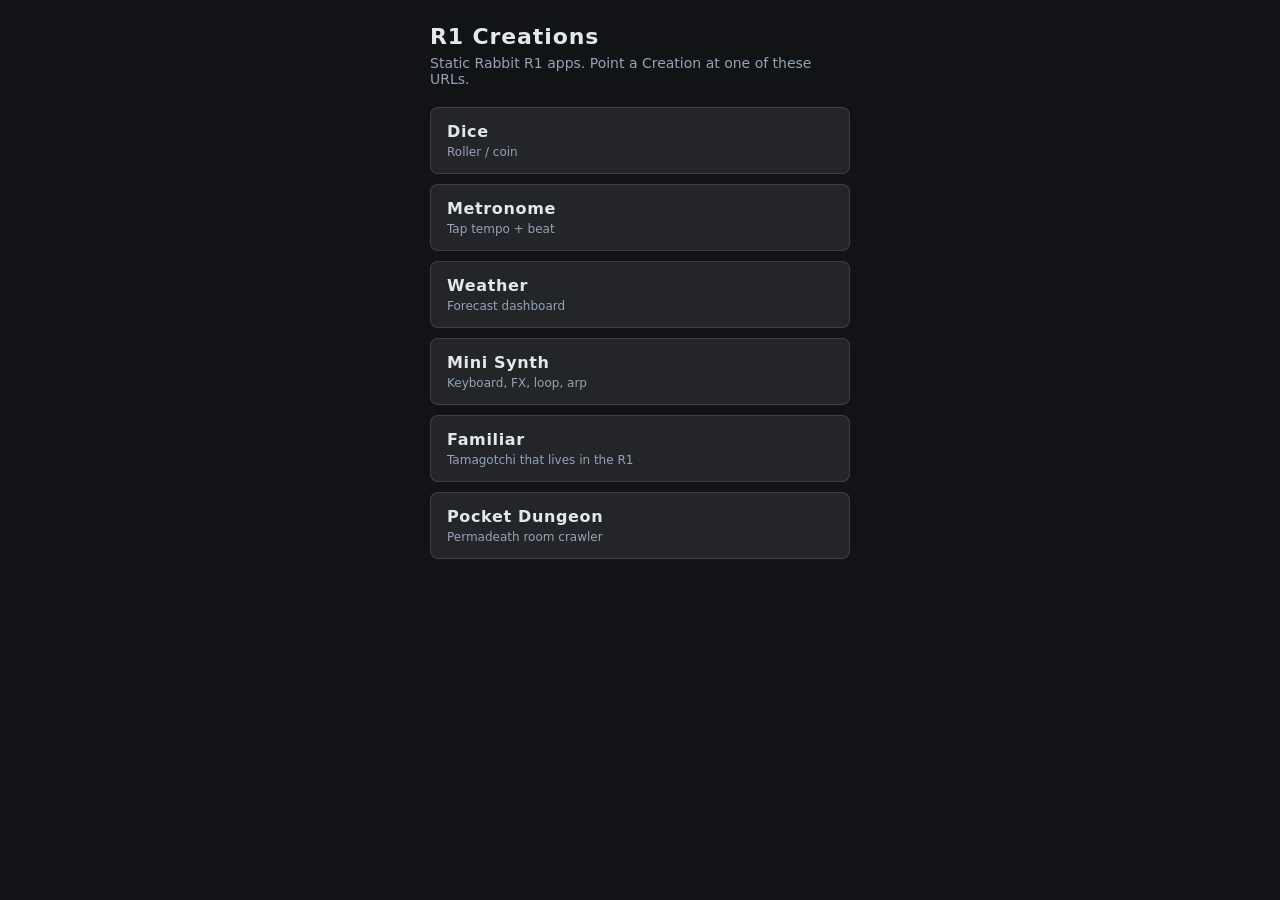
<file: index.html>
<!DOCTYPE html>
<html lang="en">
<head>
    <meta charset="UTF-8">
    <meta name="viewport" content="width=device-width, initial-scale=1.0">
    <title>R1 Creations</title>
    <style>
        :root {
            --bg: #121316;
            --fg: #e2e8f0;
            --muted: #94a3b8;
            --accent: #38bdf8;
            --pad: rgba(255, 255, 255, 0.08);
            --pad-border: rgba(255, 255, 255, 0.12);
        }
        * { box-sizing: border-box; margin: 0; padding: 0; }
        body {
            font-family: system-ui, -apple-system, BlinkMacSystemFont, "Segoe UI", Roboto, sans-serif;
            background: var(--bg);
            color: var(--fg);
            min-height: 100vh;
            padding: 24px 16px;
        }
        main {
            max-width: 420px;
            margin: 0 auto;
        }
        h1 {
            font-size: 22px;
            letter-spacing: 0.04em;
            margin-bottom: 6px;
        }
        p {
            color: var(--muted);
            font-size: 14px;
            margin-bottom: 20px;
        }
        a {
            display: block;
            padding: 14px 16px;
            margin-bottom: 10px;
            border: 1px solid var(--pad-border);
            border-radius: 8px;
            background: var(--pad);
            color: var(--fg);
            text-decoration: none;
            font-weight: 700;
            letter-spacing: 0.04em;
        }
        a:hover, a:focus {
            border-color: var(--accent);
            color: var(--accent);
        }
        span {
            display: block;
            font-size: 12px;
            font-weight: 500;
            color: var(--muted);
            letter-spacing: 0;
            margin-top: 4px;
        }
    </style>
</head>
<body>
    <main>
        <h1>R1 Creations</h1>
        <p>Static Rabbit R1 apps. Point a Creation at one of these URLs.</p>
        <a href="dice/">Dice<span>Roller / coin</span></a>
        <a href="metronome/">Metronome<span>Tap tempo + beat</span></a>
        <a href="weather/">Weather<span>Forecast dashboard</span></a>
        <a href="synth/">Mini Synth<span>Keyboard, FX, loop, arp</span></a>
        <a href="familiar/">Familiar<span>Tamagotchi that lives in the R1</span></a>
        <a href="dungeon/">Pocket Dungeon<span>Permadeath room crawler</span></a>
    </main>
</body>
</html>
</file>
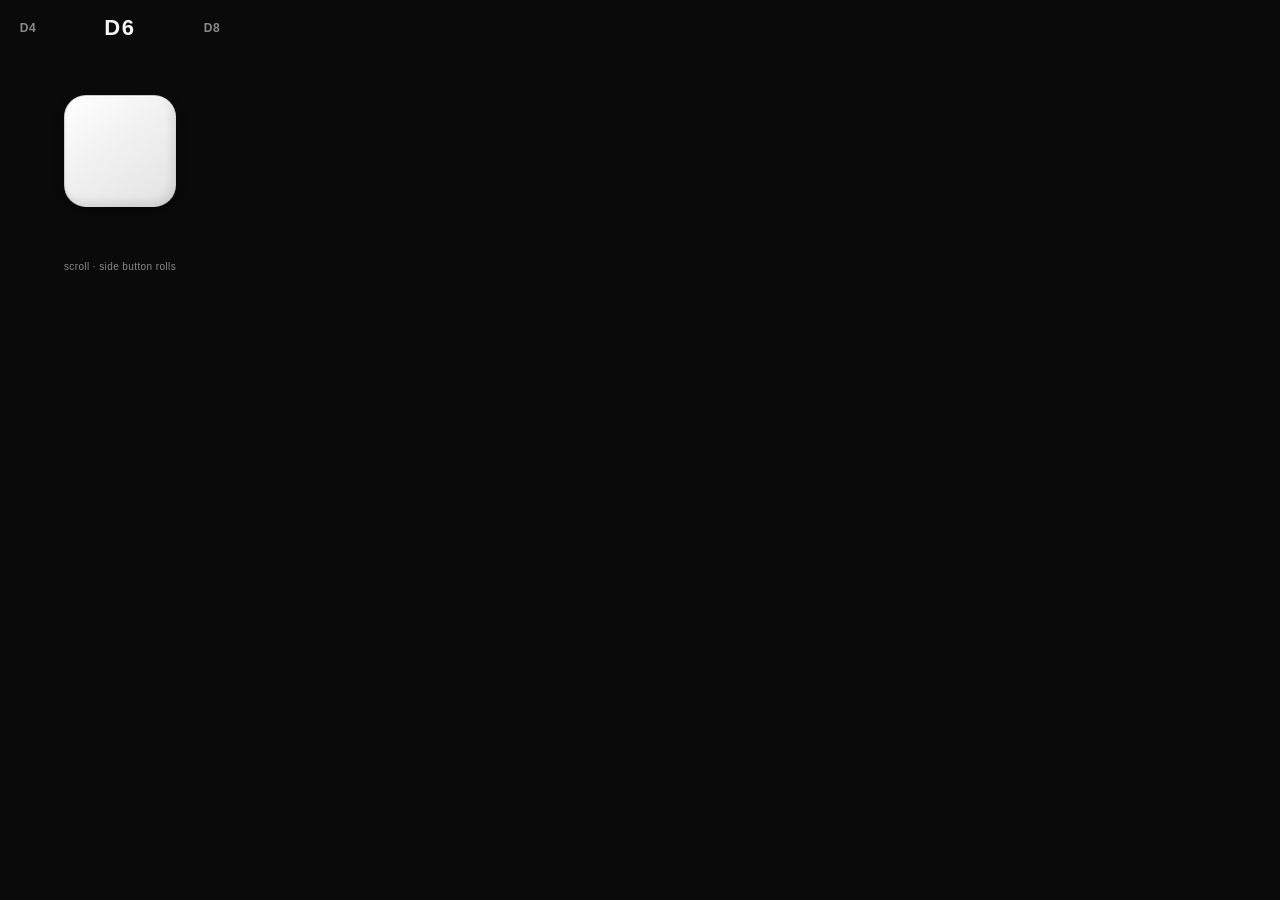
<file: dice/index.html>
<!DOCTYPE html>
<html lang="en">
<head>
    <meta charset="UTF-8">
    <meta name="viewport" content="width=240, initial-scale=1.0, user-scalable=no">
    <title>Dice</title>
    <link rel="stylesheet" href="css/styles.css">
</head>
<body>
    <div id="app">
        <div class="type-row">
            <button id="prevType" class="type-nav" type="button" aria-label="Previous type"></button>
            <div id="currentType" class="type-current" aria-live="polite">D6</div>
            <button id="nextType" class="type-nav" type="button" aria-label="Next type"></button>
        </div>
        <button id="result" class="result" type="button" aria-live="polite">
            <div id="coin" class="coin" hidden aria-hidden="true">
                <div class="coin-inner">
                    <div class="coin-face coin-front"><span class="coin-text" id="coinFrontText">HEADS</span></div>
                    <div class="coin-face coin-back"><span class="coin-text" id="coinBackText">TAILS</span></div>
                </div>
            </div>
            <div id="dieFace" class="die-face" hidden aria-hidden="true">
                <div class="die-pips">
                    <span class="pip"></span><span class="pip"></span><span class="pip"></span>
                    <span class="pip"></span><span class="pip"></span><span class="pip"></span>
                    <span class="pip"></span><span class="pip"></span><span class="pip"></span>
                </div>
                <div class="die-number" id="dieNumber">6</div>
            </div>
        </button>
        <p class="hint">scroll · side button rolls</p>
        <span id="status" class="sr-only" aria-live="polite"></span>
    </div>
    <script src="js/app.js"></script>
</body>
</html>
</file>
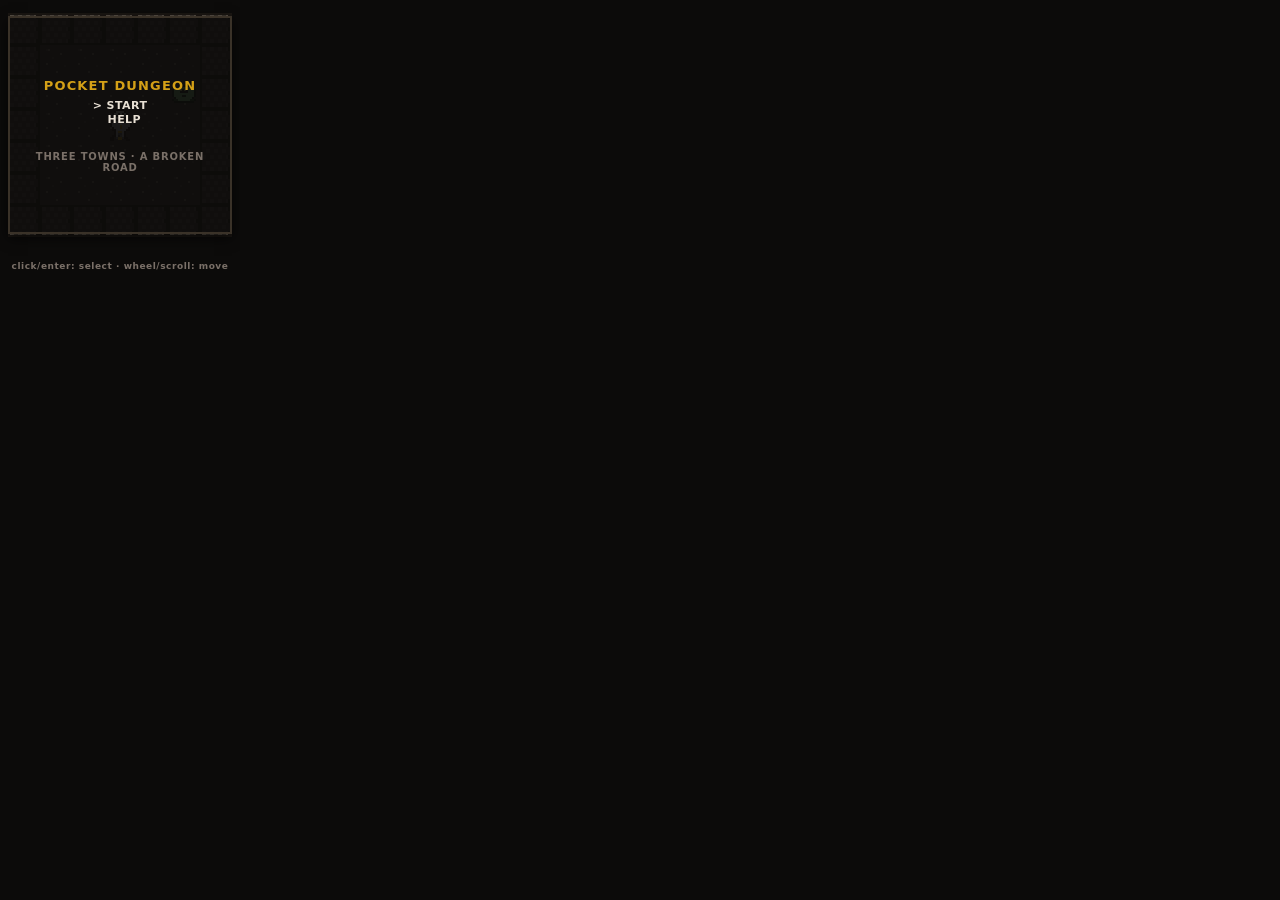
<file: dungeon/index.html>
<!DOCTYPE html>
<html lang="en">
<head>
    <meta charset="UTF-8">
    <meta name="viewport" content="width=240, initial-scale=1.0, user-scalable=no">
    <meta name="description" content="Pocket Dungeon - A persistent RPG of levels, gear, and contracts for Rabbit R1">
    <title>Pocket Dungeon</title>
    <link rel="stylesheet" href="css/styles.css">
</head>
<body>
    <div id="app">
        <div id="stage">
            <canvas id="mapCanvas" width="224" height="224" role="img" aria-label="Dungeon floor map"></canvas>
            <header class="hud" id="hud" hidden aria-label="Player status">
                <span id="hudFloor">FL1</span>
                <span id="hudStats">HP 20  G0</span>
                <div id="xpbar" aria-hidden="true"><div id="xpfill"></div></div>
            </header>
            <p id="log" class="log" hidden aria-live="polite"></p>
            <div id="panel" class="panel" role="region" aria-labelledby="panelTitle">
                <h1 id="panelTitle">POCKET DUNGEON</h1>
                <p id="panelBody">A traveler. Three towns. A broken road.</p>
                <p id="panelMeta">SIDE TO START</p>
            </div>
        </div>
        <p id="hint" class="hint">scroll · side: go · hold: pack</p>
        <span id="status" class="sr-only" aria-live="polite"></span>
    </div>
    <script src="js/sprites.js"></script>

    <script src="js/engine/core.js"></script>
    <script src="js/engine/worldgen.js"></script>
    <script src="js/engine/run.js"></script>
    <script src="js/engine/combat.js"></script>
    <script src="js/engine/narrative.js"></script>
    <script src="js/engine/save.js"></script>
    <script src="js/world.js"></script>
    <script src="js/app.js"></script>
</body>
</html>
</file>
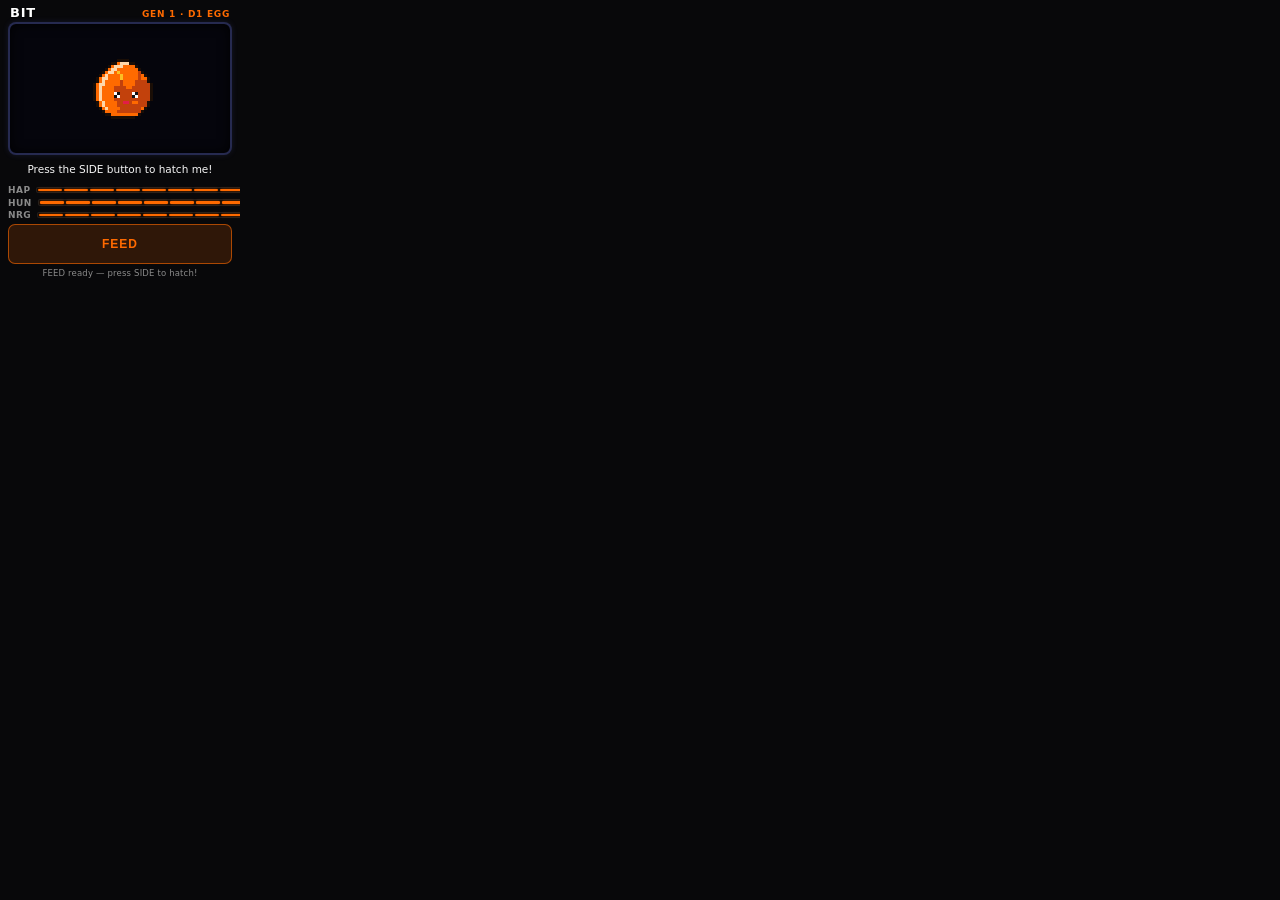
<file: familiar/index.html>
<!DOCTYPE html>
<html lang="en">
<head>
    <meta charset="UTF-8">
    <meta name="viewport" content="width=240, initial-scale=1.0, user-scalable=no">
    <title>Familiar - Tamagotchi Companion</title>
    <link rel="stylesheet" href="css/styles.css">
</head>
<body>
    <div id="app">
        <header class="header">
            <span id="nameLabel" class="name">BIT</span>
            <span id="metaLabel" class="meta">GEN 1 · D1 EGG</span>
        </header>

        <div id="stage" class="stage-area">
            <video id="cam" class="cam" playsinline muted hidden></video>
            
            <!-- Mess / Poop Layer -->
            <div id="poopLayer" class="poop-layer" aria-hidden="true"></div>

            <!-- Bubble Wash Animation Layer -->
            <div id="cleanLayer" class="clean-layer" hidden aria-hidden="true"></div>

            <!-- Particle Animation Layer -->
            <div id="particlesLayer" class="particles-layer" aria-hidden="true"></div>

            <!-- Catch Mini-Game Layer -->
            <div id="gameLayer" class="game-layer" hidden aria-hidden="true">
                <div class="game-header">
                    <span id="gameScoreLabel" class="game-score">00 PTS</span>
                    <span id="gameTimerLabel" class="game-timer">10s</span>
                </div>
                <div id="gameArena" class="game-arena"></div>
            </div>

            <!-- Rhythm Mini-Game Layer -->
            <div id="rhythmLayer" class="rhythm-layer" hidden aria-hidden="true">
                <div class="rhythm-header">
                    <span id="rhythmScoreLabel" class="game-score">000 PTS</span>
                    <span id="rhythmComboLabel" class="rhythm-combo">x0</span>
                </div>
                <div class="rhythm-track" id="rhythmTrack">
                    <div class="rhythm-target" id="rhythmTarget"></div>
                </div>
                <div id="rhythmFeedback" class="rhythm-feedback"></div>
            </div>

            <!-- Passport / ID Stats Overlay -->
            <div id="passportOverlay" class="passport-overlay" hidden aria-hidden="true">
                <div class="passport-card">
                    <div class="passport-header">
                        <span id="passName" class="pass-name">BIT</span>
                        <span id="passGen" class="pass-gen">GEN 1</span>
                    </div>
                    <div class="passport-body">
                        <div class="pass-row">
                            <span class="pass-label">SPECIES</span>
                            <span id="passSpecies" class="pass-val">LUNAR BUNNY</span>
                        </div>
                        <div class="pass-row">
                            <span class="pass-label">TRAIT</span>
                            <span id="passTrait" class="pass-val">CHILL</span>
                        </div>
                        <div class="pass-row">
                            <span class="pass-label">AGE / BOND</span>
                            <span id="passAgeBond" class="pass-val">DAY 1 · 85%</span>
                        </div>
                        <div class="pass-row">
                            <span class="pass-label">FAV SNACK</span>
                            <span id="passFavFood" class="pass-val">🍓 BERRY</span>
                        </div>
                        <div class="pass-row">
                            <span class="pass-label">DISCIPLINE</span>
                            <span id="passDiscipline" class="pass-val">★★★☆☆</span>
                        </div>
                        <div class="pass-row">
                            <span class="pass-label">BEST SCORES</span>
                            <span id="passScores" class="pass-val">C 0 · R 0</span>
                        </div>
                    </div>
                </div>
            </div>

            <!-- Settings / Wipe Confirmation Overlay -->
            <div id="settingsOverlay" class="settings-overlay" hidden aria-hidden="true">
                <div class="settings-card" id="settingsCard">
                    <div class="settings-title" id="settingsTitle">SETTINGS</div>
                    <div class="settings-content" id="settingsContent"></div>
                </div>
            </div>

            <!-- Tamagotchi Pixel Art Character -->
            <div id="pet" class="pet" aria-hidden="true">
                <canvas id="petCanvas" width="32" height="32" class="pet-canvas"></canvas>
            </div>
        </div>

        <p id="speech" class="speech" aria-live="polite">Press SIDE to hatch me.</p>

        <div id="meters" class="meters" role="region" aria-label="Status meters">
            <div id="meterHappy" class="meter" role="progressbar" aria-label="Happiness" aria-valuemin="0" aria-valuemax="100" aria-valuenow="70">
                <span>HAP</span>
                <div id="barHappy" class="pixel-bar"></div>
            </div>
            <div id="meterHunger" class="meter" role="progressbar" aria-label="Hunger" aria-valuemin="0" aria-valuemax="100" aria-valuenow="70">
                <span>HUN</span>
                <div id="barHunger" class="pixel-bar"></div>
            </div>
            <div id="meterEnergy" class="meter" role="progressbar" aria-label="Energy" aria-valuemin="0" aria-valuemax="100" aria-valuenow="80">
                <span>NRG</span>
                <div id="barEnergy" class="pixel-bar"></div>
            </div>
        </div>

        <button id="actionBtn" class="action" type="button">FEED</button>
        <p id="hint" class="hint">scroll: care · side: do · hold: speak</p>
        <span id="status" class="sr-only" aria-live="polite"></span>
    </div>
    <script src="js/app.js"></script>
</body>
</html>
</file>
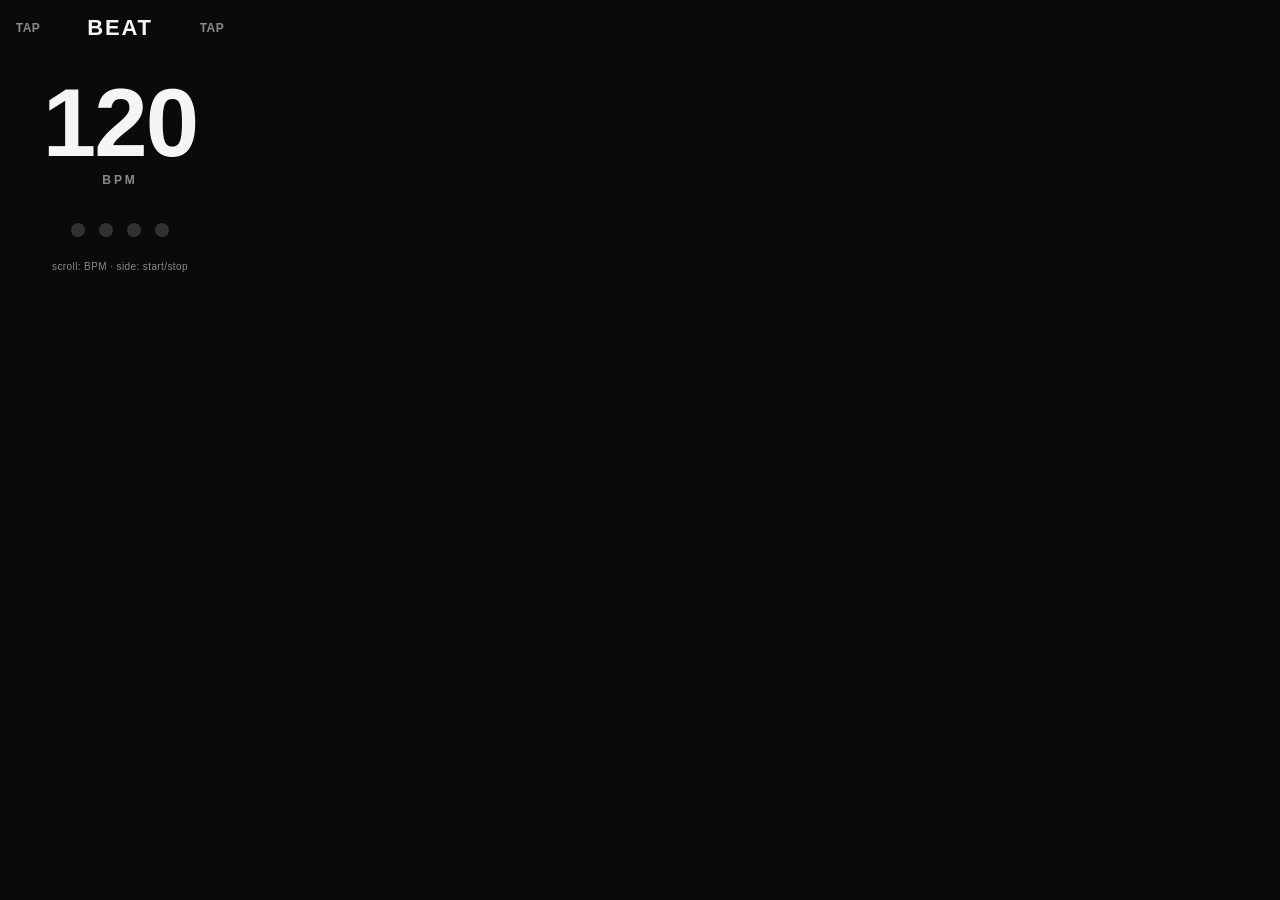
<file: metronome/index.html>
<!DOCTYPE html>
<html lang="en">
<head>
    <meta charset="UTF-8">
    <meta name="viewport" content="width=240, initial-scale=1.0, user-scalable=no">
    <title>Metronome</title>
    <link rel="stylesheet" href="css/styles.css">
</head>
<body>
    <div id="app">
        <div class="mode-row">
            <button id="prevMode" class="mode-nav" type="button" aria-label="Previous mode"></button>
            <div id="currentMode" class="mode-current" aria-live="polite">BEAT</div>
            <button id="nextMode" class="mode-nav" type="button" aria-label="Next mode"></button>
        </div>
        <button id="bpmDisplay" class="bpm-display" type="button" aria-live="polite">
            <span id="bpmValue" class="bpm-value">120</span>
            <span id="bpmLabel" class="bpm-label">BPM</span>
        </button>
        <div class="beats" aria-hidden="true">
            <span class="beat accent"></span>
            <span class="beat"></span>
            <span class="beat"></span>
            <span class="beat"></span>
        </div>
        <p id="hint" class="hint">scroll: BPM · side: start/stop</p>
        <span id="status" class="sr-only" aria-live="polite"></span>
    </div>
    <script src="js/app.js"></script>
</body>
</html>
</file>
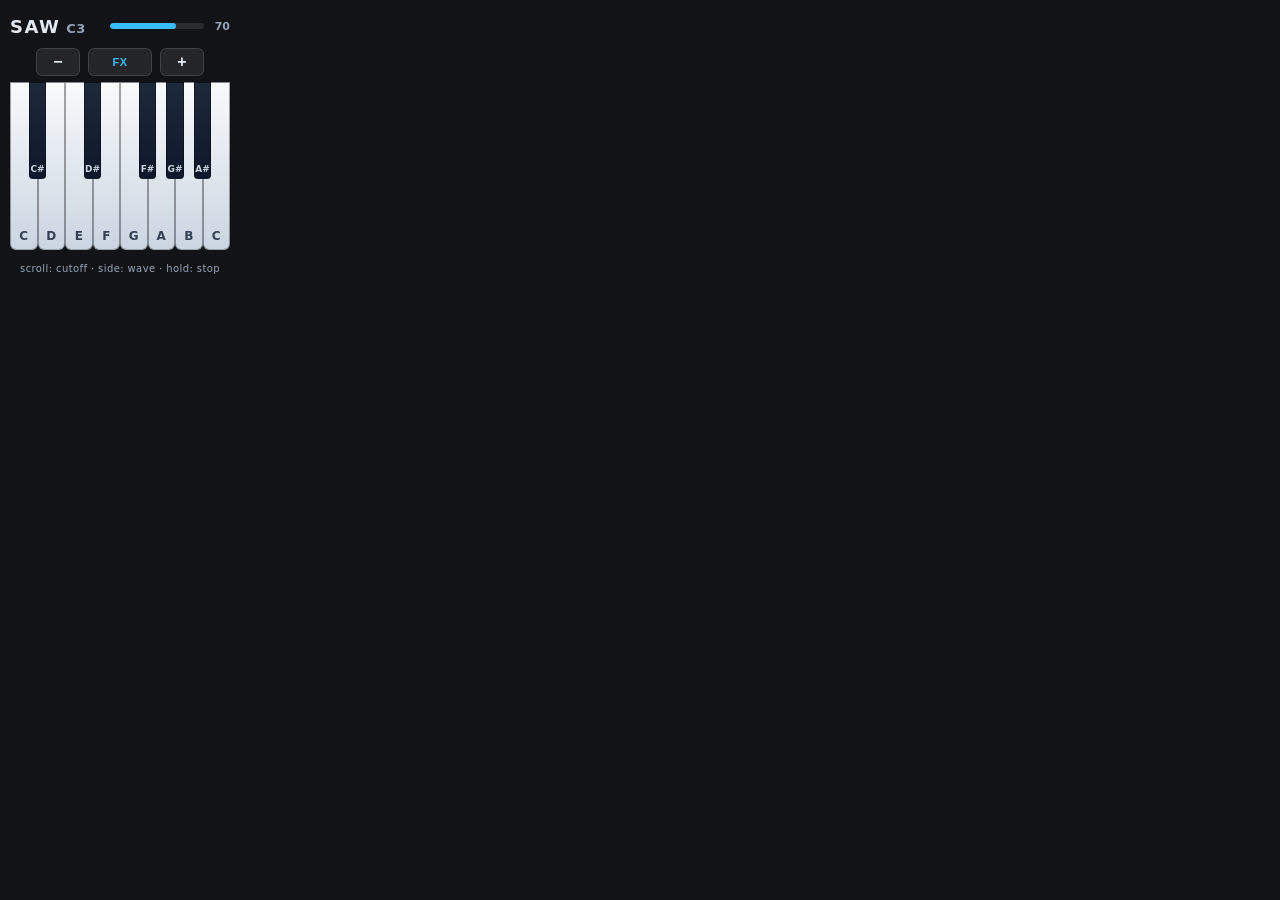
<file: synth/index.html>
<!DOCTYPE html>
<html lang="en">
<head>
    <meta charset="UTF-8">
    <meta name="viewport" content="width=240, initial-scale=1.0, user-scalable=no">
    <title>Mini Synth</title>
    <link rel="stylesheet" href="css/styles.css">
</head>
<body>
    <div id="app">
        <div id="mainView" class="view">
        <header class="header">
            <div class="header-main">
                <div class="title-block">
                    <span id="waveLabel" class="wave-label">SAW</span>
                    <span id="octaveLabel" class="octave-label">C3</span>
                </div>
                <div class="cutoff-block" aria-label="Filter cutoff">
                    <div class="cutoff-bar">
                        <div id="cutoffFill" class="cutoff-fill"></div>
                    </div>
                    <span id="cutoffValue" class="cutoff-value">70</span>
                </div>
            </div>
            <div class="octave-row">
                <button id="octaveDown" class="octave-btn" type="button" aria-label="Lower octave">−</button>
                <button id="fxBtn" class="fx-btn" type="button" aria-label="Open effects">FX</button>
                <button id="octaveUp" class="octave-btn" type="button" aria-label="Raise octave">+</button>
            </div>
        </header>

        <div id="keyboard" class="keyboard" role="group" aria-label="One-octave piano keyboard">
            <div class="white-row">
                <button class="key white" type="button" data-offset="0" aria-label="C">C</button>
                <button class="key white" type="button" data-offset="2" aria-label="D">D</button>
                <button class="key white" type="button" data-offset="4" aria-label="E">E</button>
                <button class="key white" type="button" data-offset="5" aria-label="F">F</button>
                <button class="key white" type="button" data-offset="7" aria-label="G">G</button>
                <button class="key white" type="button" data-offset="9" aria-label="A">A</button>
                <button class="key white" type="button" data-offset="11" aria-label="B">B</button>
                <button class="key white" type="button" data-offset="12" aria-label="C">C</button>
            </div>
            <div class="black-row">
                <button class="key black b1" type="button" data-offset="1" aria-label="C sharp">C#</button>
                <button class="key black b2" type="button" data-offset="3" aria-label="D sharp">D#</button>
                <button class="key black b3" type="button" data-offset="6" aria-label="F sharp">F#</button>
                <button class="key black b4" type="button" data-offset="8" aria-label="G sharp">G#</button>
                <button class="key black b5" type="button" data-offset="10" aria-label="A sharp">A#</button>
            </div>
        </div>

        <p class="hint">scroll: cutoff · side: wave · hold: stop</p>
        </div>

        <div id="fxView" class="view" hidden>
            <header class="fx-header">
                <button id="fxBack" class="back-btn" type="button" aria-label="Back to keyboard">←</button>
                <div class="fx-tabs" role="tablist" aria-label="Effect pages">
                    <button id="tabEffects" class="fx-tab is-active" type="button" role="tab" aria-selected="true">FX</button>
                    <button id="tabAdsr" class="fx-tab" type="button" role="tab" aria-selected="false">ADSR</button>
                    <button id="tabTunes" class="fx-tab" type="button" role="tab" aria-selected="false">TUNES</button>
                </div>
            </header>

            <div id="fxEffects" class="fx-page" role="tabpanel">
                <button id="fxReverb" class="fx-option" type="button" aria-pressed="false">
                    <span class="fx-option-name">REVERB</span>
                    <span id="fxReverbState" class="fx-option-state">OFF</span>
                </button>
                <button id="fxDelay" class="fx-option" type="button" aria-pressed="false">
                    <span class="fx-option-name">DELAY</span>
                    <span id="fxDelayState" class="fx-option-state">OFF</span>
                </button>
                <button id="fxChorus" class="fx-option" type="button" aria-pressed="false">
                    <span class="fx-option-name">CHORUS</span>
                    <span id="fxChorusState" class="fx-option-state">OFF</span>
                </button>
            </div>

            <div id="fxTunes" class="fx-page" role="tabpanel" hidden>
                <div class="tunes-section">
                    <span class="tunes-label">LOOP</span>
                    <div class="tunes-row">
                        <button id="loopRec" class="tunes-btn rec" type="button" aria-label="Record loop">● REC</button>
                        <button id="loopPlay" class="tunes-btn" type="button" aria-label="Play loop">▶ PLAY</button>
                        <button id="loopClear" class="tunes-btn" type="button" aria-label="Clear loop">CLEAR</button>
                    </div>
                    <span id="loopStatus" class="tunes-status">IDLE</span>
                </div>
                <div class="tunes-section">
                    <span class="tunes-label">ARPEGGIATOR</span>
                    <div class="tunes-row">
                        <button id="arpToggle" class="tunes-btn" type="button" aria-label="Toggle arpeggiator">ARP: OFF</button>
                        <button id="arpRate" class="tunes-btn" type="button" aria-label="Arpeggiator rate">RATE 1/8</button>
                    </div>
                </div>
            </div>

            <div id="fxAdsr" class="fx-page" role="tabpanel" hidden>
                <div class="adsr-row" data-param="attack">
                    <span class="adsr-label">A</span>
                    <div class="adsr-bar"><div class="adsr-fill"></div></div>
                    <span class="adsr-value">10ms</span>
                </div>
                <div class="adsr-row" data-param="decay">
                    <span class="adsr-label">D</span>
                    <div class="adsr-bar"><div class="adsr-fill"></div></div>
                    <span class="adsr-value">100ms</span>
                </div>
                <div class="adsr-row" data-param="sustain">
                    <span class="adsr-label">S</span>
                    <div class="adsr-bar"><div class="adsr-fill"></div></div>
                    <span class="adsr-value">70%</span>
                </div>
                <div class="adsr-row" data-param="release">
                    <span class="adsr-label">R</span>
                    <div class="adsr-bar"><div class="adsr-fill"></div></div>
                    <span class="adsr-value">200ms</span>
                </div>
            </div>

            <p class="hint">scroll: page · side: back · hold: stop</p>
        </div>

        <span id="status" class="sr-only" aria-live="polite"></span>
    </div>
    <script src="js/app.js"></script>
</body>
</html>
</file>
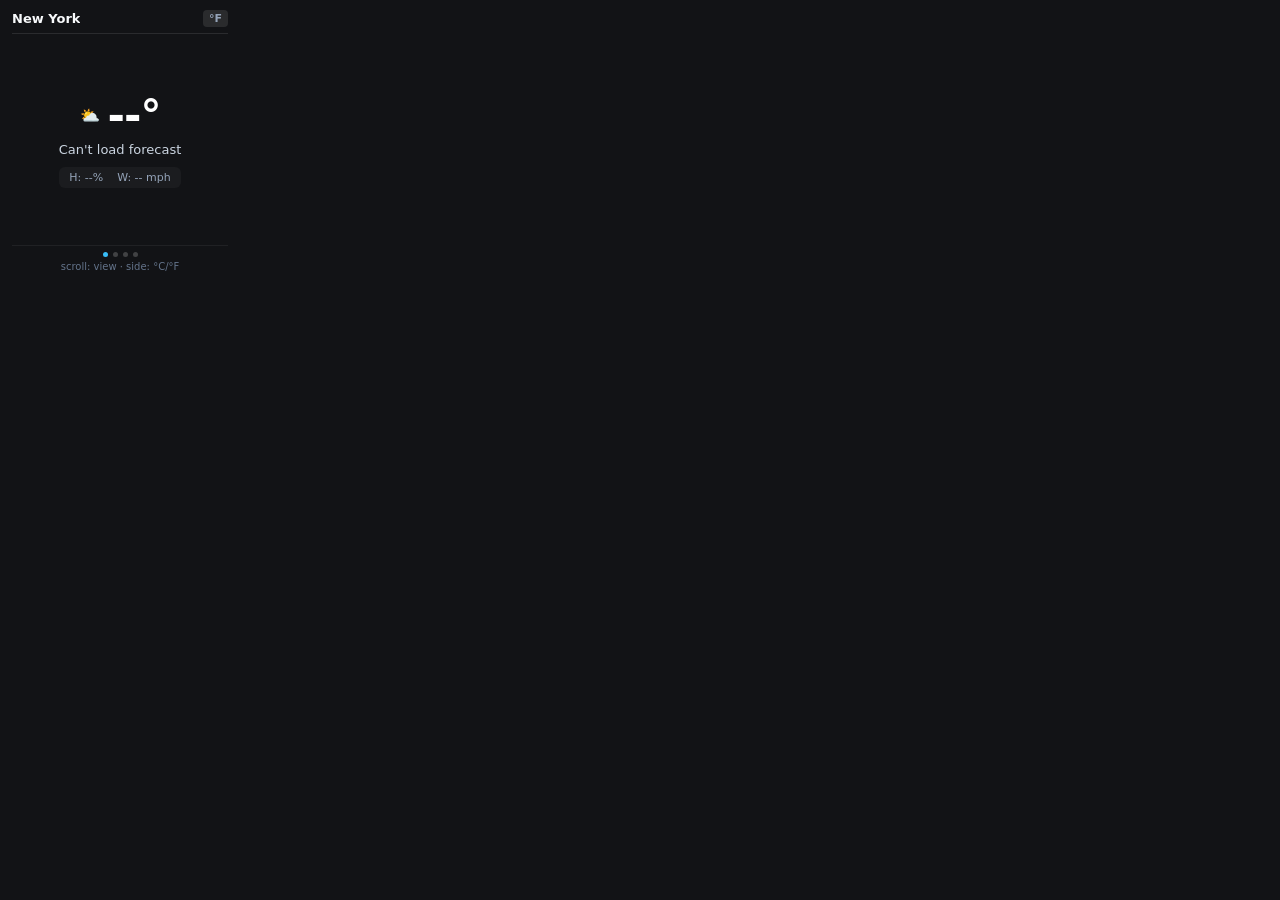
<file: weather/index.html>
<!DOCTYPE html>
<html lang="en">
<head>
    <meta charset="UTF-8">
    <meta name="viewport" content="width=240, initial-scale=1.0, user-scalable=no">
    <title>Weather</title>
    <link rel="stylesheet" href="css/styles.css">
</head>
<body>
    <div id="app">
        <header class="header">
            <span id="locationName" class="location-name">Loading...</span>
            <span id="tempUnit" class="temp-unit">°F</span>
        </header>

        <main id="mainContent" class="main-content">
            <!-- Current View (Default) -->
            <div id="viewCurrent" class="view active">
                <div class="current-temp-box">
                    <span id="currentIcon" class="weather-icon">⛅</span>
                    <span id="currentTemp" class="current-temp">--°</span>
                </div>
                <div id="currentCondition" class="condition-text">Fetching forecast</div>
                <div class="details-row">
                    <span id="detailHumidity">H: --%</span>
                    <span id="detailWind">W: -- mph</span>
                </div>
            </div>

            <!-- Hourly View -->
            <div id="viewHourly" class="view">
                <div class="view-title">Hourly Forecast</div>
                <div id="hourlyList" class="hourly-list">
                    <!-- Populated by JS -->
                </div>
            </div>

            <!-- Daily View -->
            <div id="viewDaily" class="view">
                <div class="view-title">5-Day Forecast</div>
                <div id="dailyList" class="daily-list">
                    <!-- Populated by JS -->
                </div>
            </div>

            <!-- Location View -->
            <div id="viewLocation" class="view location-view">
                <div class="view-title">Location</div>
                <div id="zipDisplay" class="zip-display" aria-label="ZIP code">-----</div>
                <p id="locationStatus" class="location-status"></p>
                <div id="zipPad" class="zip-pad" role="group" aria-label="ZIP digit pad">
                    <button type="button" class="pad-key" data-digit="1">1</button>
                    <button type="button" class="pad-key" data-digit="2">2</button>
                    <button type="button" class="pad-key" data-digit="3">3</button>
                    <button type="button" class="pad-key" data-digit="4">4</button>
                    <button type="button" class="pad-key" data-digit="5">5</button>
                    <button type="button" class="pad-key" data-digit="6">6</button>
                    <button type="button" class="pad-key" data-digit="7">7</button>
                    <button type="button" class="pad-key" data-digit="8">8</button>
                    <button type="button" class="pad-key" data-digit="9">9</button>
                    <button type="button" class="pad-key pad-back" data-action="back" aria-label="Backspace">⌫</button>
                    <button type="button" class="pad-key" data-digit="0">0</button>
                    <button type="button" class="pad-key pad-set" data-action="set">Set</button>
                </div>
                <div id="browserCityRow" class="browser-city-row hidden">
                    <input type="text" id="cityInput" class="location-input" placeholder="City name" autocomplete="off" enterkeyhint="go">
                    <button type="button" id="citySetBtn" class="city-set-btn">Go</button>
                </div>
            </div>
        </main>

        <footer class="footer">
            <div class="dots">
                <span class="dot active" data-index="0"></span>
                <span class="dot" data-index="1"></span>
                <span class="dot" data-index="2"></span>
                <span class="dot" data-index="3"></span>
            </div>
            <p id="hint" class="hint">scroll: view · side: °C/°F</p>
        </footer>
        <span id="status" class="sr-only" aria-live="polite"></span>
    </div>
    <script src="js/app.js"></script>
</body>
</html>
</file>
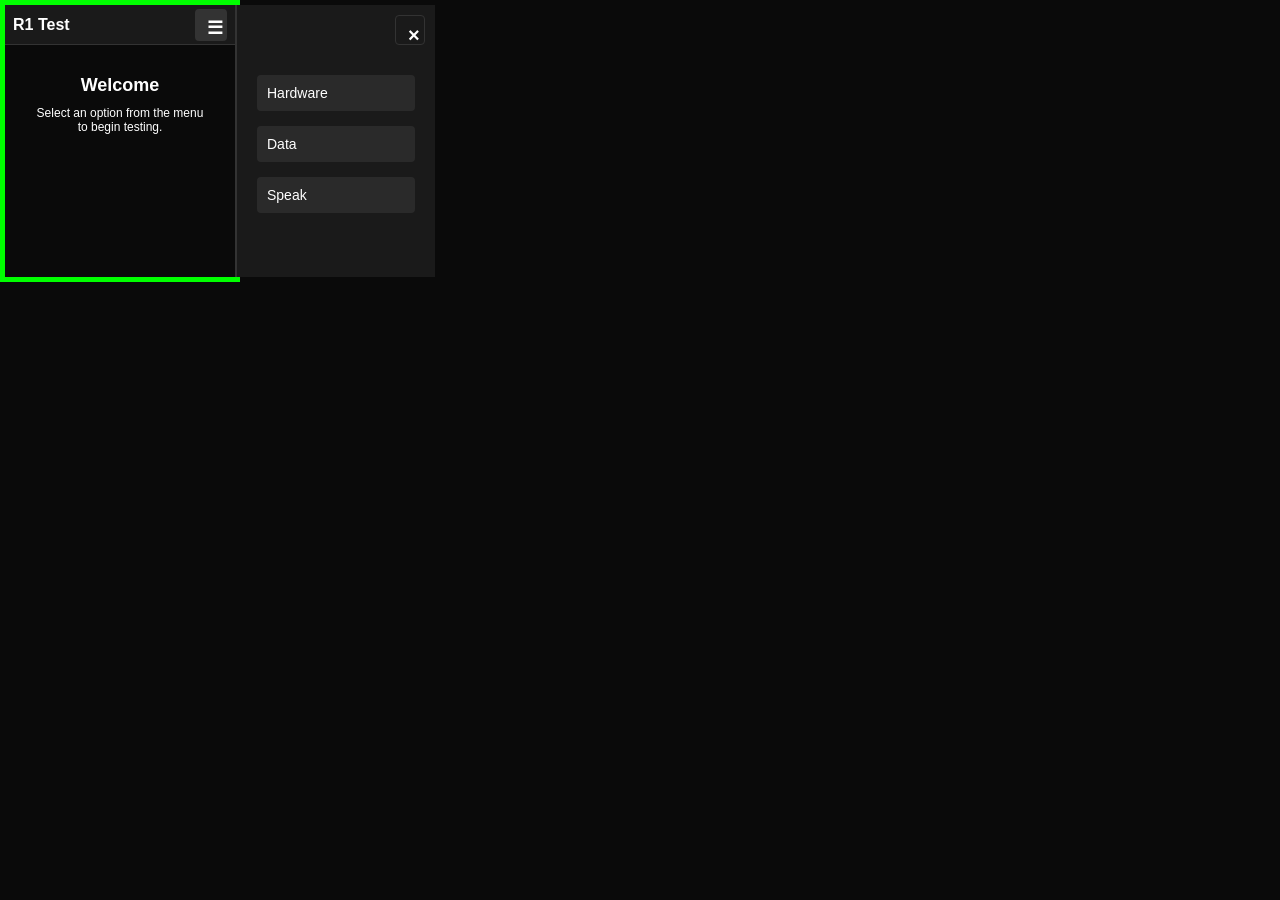
<file: creations-sdk-main/plugin-demo/index.html>
<!DOCTYPE html>
<html lang="en">
<head>
    <meta charset="UTF-8">
    <meta name="viewport" content="width=240, initial-scale=1.0, user-scalable=no">
    <title>R1 Creations Test App</title>
    <link rel="stylesheet" href="css/styles.css">
</head>
<body>
    <div id="app">
        <header>
            <h1>R1 Test</h1>
            <button id="menuBtn" class="menu-button" aria-label="Menu">☰</button>
        </header>

        <nav id="menuNav" class="menu-nav">
            <button class="close-menu" id="closeMenu">×</button>
            <ul>
                <li><a href="#" data-page="hardware">Hardware</a></li>
                <li><a href="#" data-page="data">Data</a></li>
                <li><a href="#" data-page="speak">Speak</a></li>
            </ul>
        </nav>

        <main id="content">
            <div class="welcome">
                <h2>Welcome</h2>
                <p>Select an option from the menu to begin testing.</p>
            </div>
        </main>
    </div>

    <script src="js/app.js"></script>
    <script src="js/hardware.js"></script>
    <script src="js/data.js"></script>
    <script src="js/speak.js"></script>
</body>
</html>
</file>
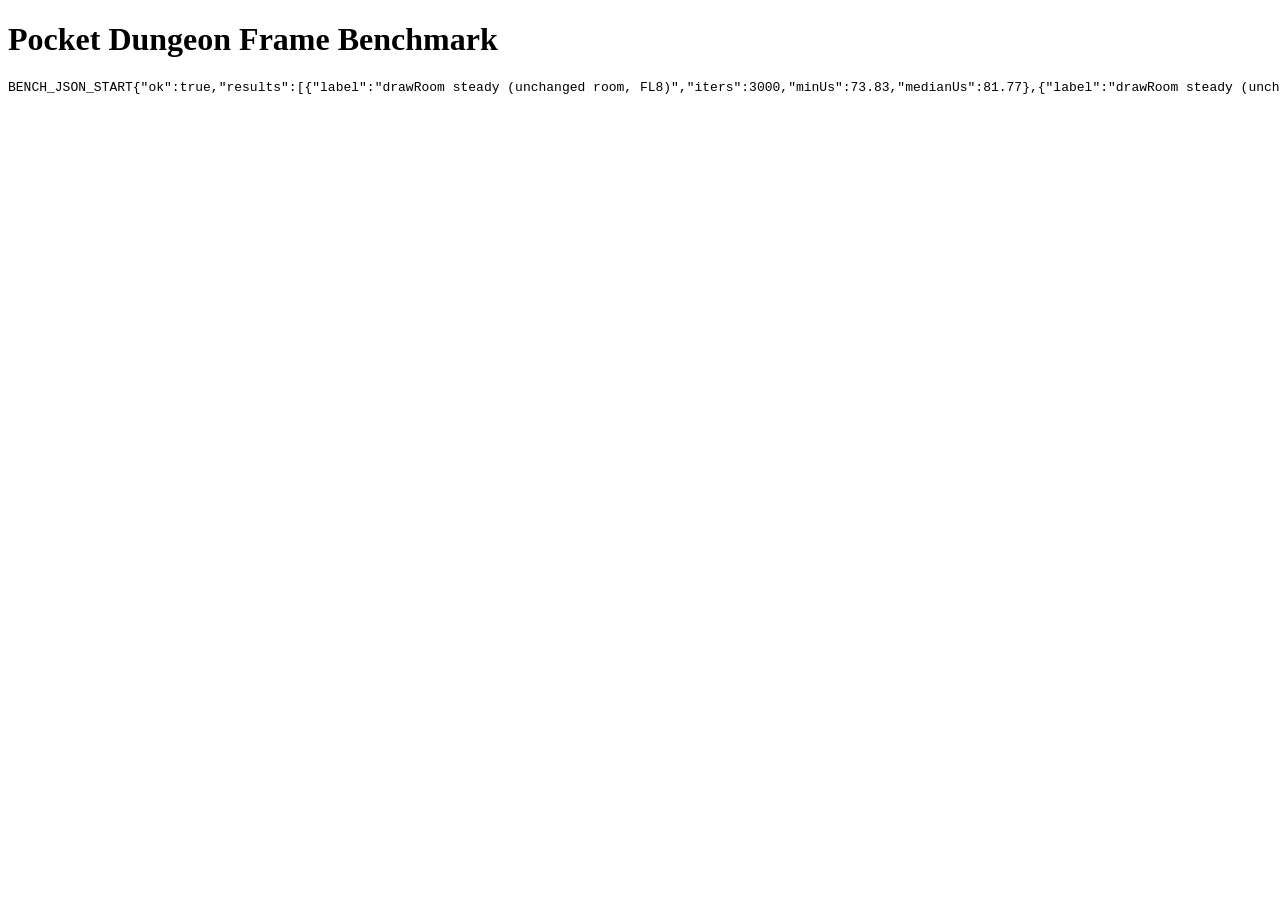
<file: dungeon/test/bench.html>
<!DOCTYPE html>
<html lang="en">
<head>
    <meta charset="UTF-8">
    <title>Pocket Dungeon Frame Benchmark</title>
</head>
<body>
    <h1>Pocket Dungeon Frame Benchmark</h1>
    <pre id="out">running...</pre>

    <script src="../js/engine/core.js"></script>
    <script src="../js/engine/worldgen.js"></script>
    <script src="../js/engine/run.js"></script>
    <script src="../js/engine/combat.js"></script>
    <script src="../js/engine/narrative.js"></script>
    <script src="../js/engine/save.js"></script>
    <script src="../js/sprites.js"></script>
    <script src="../js/world.js"></script>
    <script>
    (function () {
        var PD = window.PocketDungeon;
        var out = document.getElementById("out");
        var TRIALS = 7;

        function makeCtx() {
            var c = document.createElement("canvas");
            c.width = 224;
            c.height = 224;
            return c.getContext("2d", { willReadFrequently: false });
        }

        // A busy room: six live enemies, telegraphs, deep-floor tint.
        function buildScene(run, floor) {
            run.floor = floor;
            var rng = PD.createRng(run.seed, 0);
            PD.generateFloor(run, rng);
            var room = PD.currentRoom(run);
            var defs = Object.keys(PD.ENEMY_DEFS);
            room.enemies.length = 0;
            for (var i = 0; i < 6; i += 1) {
                var e = PD.makeEnemy(defs[i % defs.length], 1 + (i % 5), 1 + Math.floor(i / 5), floor, 0);
                e.hp = Math.max(1, Math.floor(e.maxHp * 0.6));
                if (i === 2) { e.telegraph = true; }
                if (i === 3) { e.telegraph = true; e.windup = true; }
                if (i === 4) { e.telegraph = true; e.heavyTelegraph = true; }
                room.enemies.push(e);
            }
            return PD.getDrawState(run);
        }

        // min-of-trials: the least-perturbed sample is the best estimator of
        // intrinsic cost on a shared, noisy CI box.
        function bench(label, fn, iters, warmup) {
            for (var w = 0; w < warmup; w += 1) fn(w);
            var best = Infinity;
            var all = [];
            for (var t = 0; t < TRIALS; t += 1) {
                var t0 = performance.now();
                for (var i = 0; i < iters; i += 1) fn(i);
                var per = ((performance.now() - t0) / iters) * 1000;
                all.push(+per.toFixed(2));
                if (per < best) best = per;
            }
            all.sort(function (a, b) { return a - b; });
            return { label: label, iters: iters, minUs: +best.toFixed(2), medianUs: all[Math.floor(all.length / 2)] };
        }

        var ctx = makeCtx();
        PD.bakeAll();

        var run = PD.createRun("knight", 424242);
        var busy = buildScene(run, 8);
        var mid = buildScene(run, 3);

        var results = [];

        // Steady state: the animation loop redraws an unchanged room every tick.
        results.push(bench("drawRoom steady (unchanged room, FL8)", function (i) {
            PD.drawRoom(ctx, busy, i & 1);
        }, 3000, 1500));

        results.push(bench("drawRoom steady (unchanged room, FL3)", function (i) {
            PD.drawRoom(ctx, mid, i & 1);
        }, 3000, 1500));

        // Worst case: the tile grid changed, forcing a floor-layer repaint.
        var mutated = busy.tiles.slice();
        var flip = 0;
        results.push(bench("drawRoom cold (tiles change every frame)", function (i) {
            flip = (flip + 1) % 2;
            mutated[3] = flip ? busy.tiles[3] : busy.tiles[3].slice(0, 0) + (busy.tiles[3].charAt(0) === "#" ? "." : "#") + busy.tiles[3].slice(1);
            var st = { tiles: mutated, hero: busy.hero, enemies: busy.enemies, floor: 8 };
            PD.drawRoom(ctx, st, i & 1);
        }, 3000, 1500));

        // The full per-frame path the render loop actually runs.
        results.push(bench("fullFrame (getDrawState + drawRoom)", function (i) {
            var st = PD.getDrawState(run);
            PD.drawRoom(ctx, st, i & 1);
        }, 3000, 1500));

        results.push(bench("getDrawState", function () {
            return PD.getDrawState(run);
        }, 20000, 2000));

        out.textContent = "BENCH_JSON_START" + JSON.stringify({ ok: true, results: results }) + "BENCH_JSON_END";
    })();
    </script>
</body>
</html>
</file>
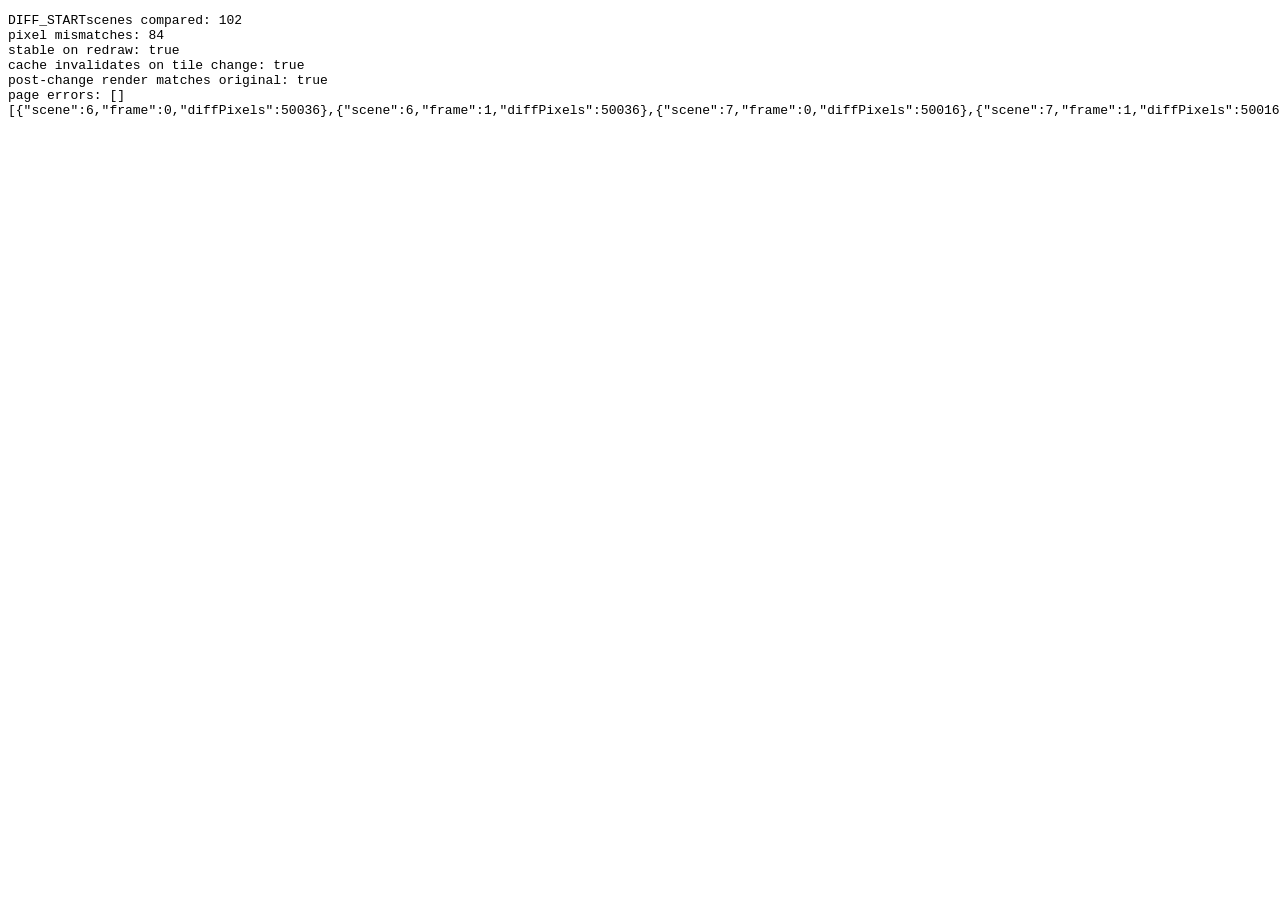
<file: dungeon/test/pixel_diff.html>
<!DOCTYPE html>
<html><head><meta charset="UTF-8"><title>pixel diff</title></head>
<body>
<pre id="out">running</pre>
<script>
// Renders the same scenes with the ORIGINAL drawRoom (reconstructed here from
// git HEAD) and with the CURRENT optimized one, then compares pixels exactly.
function loadScript(src, done) {
  var s = document.createElement("script");
  s.src = src;
  s.onload = done;
  s.onerror = function () { done(new Error("load fail " + src)); };
  document.head.appendChild(s);
}

window.__origErr = [];
window.addEventListener("error", function (e) { window.__origErr.push(e.message); });

var SPRITES_SRC = "../js/sprites.js";

loadScript(SPRITES_SRC, function () {
  var PD = window.PocketDungeon;
  var TILE_PX = PD.TILE_PX;
  var MAP_SIZE = PD.MAP_SIZE;
  PD.bakeAll();
  var getBaked = PD.getBaked;

  // ---- the original implementation, verbatim from HEAD ----
  function origTileId(ch) {
    if (ch === "#") return "wall";
    if (ch === "+") return "door";
    if (ch === ">") return "stairs";
    if (ch === "$") return "chest";
    if (ch === "^") return "trap";
    if (ch === "~") return "poison";
    if (ch === "S") return "safe";
    if (ch === "R") return "risk";
    return "floor";
  }
  function origDrawFacing(ctx, tileX, tileY, facing) {
    var x0 = tileX * TILE_PX, y0 = tileY * TILE_PX;
    ctx.fillStyle = "#d4a017";
    if (facing === "N") ctx.fillRect(x0 + 14, y0 + 1, 4, 3);
    else if (facing === "E") ctx.fillRect(x0 + 28, y0 + 14, 3, 4);
    else if (facing === "S") ctx.fillRect(x0 + 14, y0 + 28, 4, 3);
    else ctx.fillRect(x0 + 1, y0 + 14, 3, 4);
  }
  function origDrawRoom(ctx, state, frame) {
    var anim = frame ? 1 : 0;
    ctx.imageSmoothingEnabled = false;
    ctx.fillStyle = "#141210";
    ctx.fillRect(0, 0, TILE_PX * MAP_SIZE, TILE_PX * MAP_SIZE);
    var tiles = state && state.tiles ? state.tiles : [];
    for (var y = 0; y < MAP_SIZE; y += 1) {
      var row = tiles[y] || "";
      for (var x = 0; x < MAP_SIZE; x += 1) {
        var id = origTileId(row[x] || "#");
        ctx.drawImage(getBaked("tile:" + id), x * TILE_PX, y * TILE_PX);
      }
    }
    var enemies = (state && state.enemies) || [];
    for (var i = 0; i < enemies.length; i += 1) {
      var e = enemies[i];
      if (!e || e.hp <= 0) continue;
      if (e.telegraph) {
        ctx.fillStyle = e.heavyTelegraph ? "#c44030" : (e.windup ? "#a080e8" : "#d4a017");
        ctx.fillRect(e.x * TILE_PX + 12, e.y * TILE_PX + 1, e.heavyTelegraph ? 8 : (e.windup ? 6 : 4), 2);
      }
      ctx.drawImage(getBaked("enemy:" + e.type + ":" + anim), e.x * TILE_PX, e.y * TILE_PX);
      var eMaxHp = e.maxHp || e.hp;
      if (eMaxHp > 1 && e.hp < eMaxHp) {
        var barW = TILE_PX - 6, barH = 2;
        var barX = e.x * TILE_PX + 3, barY = e.y * TILE_PX + TILE_PX - 4;
        ctx.fillStyle = "#3a0808";
        ctx.fillRect(barX, barY, barW, barH);
        ctx.fillStyle = "#c44030";
        ctx.fillRect(barX, barY, Math.max(1, Math.round(barW * (e.hp / eMaxHp))), barH);
      }
    }
    var hero = state && state.hero;
    if (hero) {
      ctx.drawImage(getBaked("hero:" + hero.classId + ":" + anim), hero.x * TILE_PX, hero.y * TILE_PX);
      origDrawFacing(ctx, hero.x, hero.y, hero.facing);
    }
    var floorNum = state && state.floor ? Math.round(state.floor) : 1;
    if (floorNum > 1) {
      var alpha = Math.min(0.35, (floorNum - 1) * 0.05);
      ctx.fillStyle = "rgba(8, 4, 12, " + alpha + ")";
      ctx.fillRect(0, 0, TILE_PX * MAP_SIZE, TILE_PX * MAP_SIZE);
    }
  }

  function mk() {
    var c = document.createElement("canvas");
    c.width = TILE_PX * MAP_SIZE;
    c.height = TILE_PX * MAP_SIZE;
    return c.getContext("2d");
  }

  // Build scenes covering every tile char, every floor tint, every facing,
  // dead enemies, telegraph variants, missing tiles and no-hero.
  var allChars = "#######+#>$^~SR..#";
  var scenes = [];
  for (var f = 1; f <= 8; f += 1) {
    for (var variant = 0; variant < 6; variant += 1) {
      var rows = [];
      for (var y = 0; y < MAP_SIZE; y += 1) {
        var r = "";
        for (var x = 0; x < MAP_SIZE; x += 1) {
          r += allChars.charAt((x + y * 3 + variant * 5) % allChars.length);
        }
        rows.push(r);
      }
      scenes.push({
        tiles: rows,
        floor: f,
        hero: variant === 5 ? null : { x: variant % 7, y: (variant * 2) % 7, facing: ["N","E","S","W"][variant % 4], classId: ["knight","scout","mage"][variant % 3] },
        enemies: [
          { type: "slime", x: 1, y: 1, hp: 3, maxHp: 4 },
          { type: "ogre", x: 2, y: 2, hp: 0, maxHp: 20 },
          { type: "skeleton", x: 3, y: 3, hp: 5, maxHp: 6, telegraph: true },
          { type: "wraith", x: 4, y: 4, hp: 9, maxHp: 9, telegraph: true, windup: true },
          { type: "bat", x: 5, y: 5, hp: 2, maxHp: 3, telegraph: true, heavyTelegraph: true },
          { type: "ghoul", x: 0, y: 6, hp: 1, maxHp: 1 }
        ]
      });
    }
  }
  // degenerate inputs
  scenes.push({ tiles: [], hero: null, enemies: [] });
  scenes.push({ tiles: ["###"], hero: { x: 0, y: 0, facing: "W", classId: "mage" }, enemies: [] });
  scenes.push({ tiles: ["#..#", "#..#"], hero: { x: 1, y: 1, facing: "N", classId: "scout" }, enemies: [{ type: "rat", x: 0, y: 0, hp: 1, maxHp: 3 }] });

  var mismatches = [];
  var checked = 0;
  for (var s = 0; s < scenes.length; s += 1) {
    for (var fr = 0; fr < 2; fr += 1) {
      var a = mk(), b = mk();
      origDrawRoom(a, scenes[s], fr);
      PD.drawRoom(b, scenes[s], fr);
      var da = a.getImageData(0, 0, a.canvas.width, a.canvas.height).data;
      var db = b.getImageData(0, 0, b.canvas.width, b.canvas.height).data;
      var diff = 0;
      for (var p = 0; p < da.length; p += 4) {
        if (da[p] !== db[p] || da[p+1] !== db[p+1] || da[p+2] !== db[p+2] || da[p+3] !== db[p+3]) diff += 1;
      }
      checked += 1;
      if (diff !== 0) {
        mismatches.push({ scene: s, frame: fr, diffPixels: diff });
      }
    }
  }

  // now the change-detection path: same scene drawn twice must be stable, and a
  // mutated tile grid must invalidate the cache (chest opened -> floor shows).
  var t1 = { tiles: ["#######","#..$..#","#.....#","#.....#","#.....#","#.....#","#######"], hero: {x:3,y:3,facing:"S",classId:"knight"}, enemies: [] };
  var c1 = mk();
  PD.drawRoom(c1, t1, 0);
  var t2 = { tiles: t1.tiles.slice(), hero: t1.hero, enemies: [] };
  t2.tiles[1] = t1.tiles[1].slice();
  var c2 = mk();
  PD.drawRoom(c2, t2, 0);
  var stable = true;
  var d1 = c1.getImageData(0,0,c1.canvas.width,c1.canvas.height).data;
  var d2 = c2.getImageData(0,0,c2.canvas.width,c2.canvas.height).data;
  for (var q = 0; q < d1.length; q += 4) {
    if (d1[q] !== d2[q] || d1[q+1] !== d2[q+1] || d1[q+2] !== d2[q+2] || d1[q+3] !== d2[q+3]) { stable = false; break; }
  }
  // mutate the chest tile: cache must invalidate
  t2.tiles[1] = t2.tiles[1].slice(0,3) + "." + t2.tiles[1].slice(4);
  var c3 = mk();
  PD.drawRoom(c3, t2, 0);
  var d3 = c3.getImageData(0,0,c3.canvas.width,c3.canvas.height).data;
  var invalidated = false;
  for (var r2 = 0; r2 < d1.length; r2 += 4) {
    if (d1[r2] !== d3[r2] || d1[r2+1] !== d3[r2+1] || d1[r2+2] !== d3[r2+2]) { invalidated = true; break; }
  }
  // and the original agrees with the post-mutation render too
  var c4 = mk();
  origDrawRoom(c4, t2, 0);
  var d4 = c4.getImageData(0,0,c4.canvas.width,c4.canvas.height).data;
  var afterMatch = true;
  for (var z = 0; z < d1.length; z += 4) {
    if (d4[z] !== d3[z] || d4[z+1] !== d3[z+1] || d4[z+2] !== d3[z+2] || d4[z+3] !== d3[z+3]) { afterMatch = false; break; }
  }

  var out = [
    "scenes compared: " + checked,
    "pixel mismatches: " + mismatches.length,
    "stable on redraw: " + stable,
    "cache invalidates on tile change: " + invalidated,
    "post-change render matches original: " + afterMatch,
    "page errors: " + JSON.stringify(window.__origErr)
  ];
  if (mismatches.length) out.push(JSON.stringify(mismatches.slice(0, 5)));
  document.getElementById("out").textContent = "DIFF_START" + out.join("\n") + "DIFF_END";
});
</script>
</body></html>
</file>
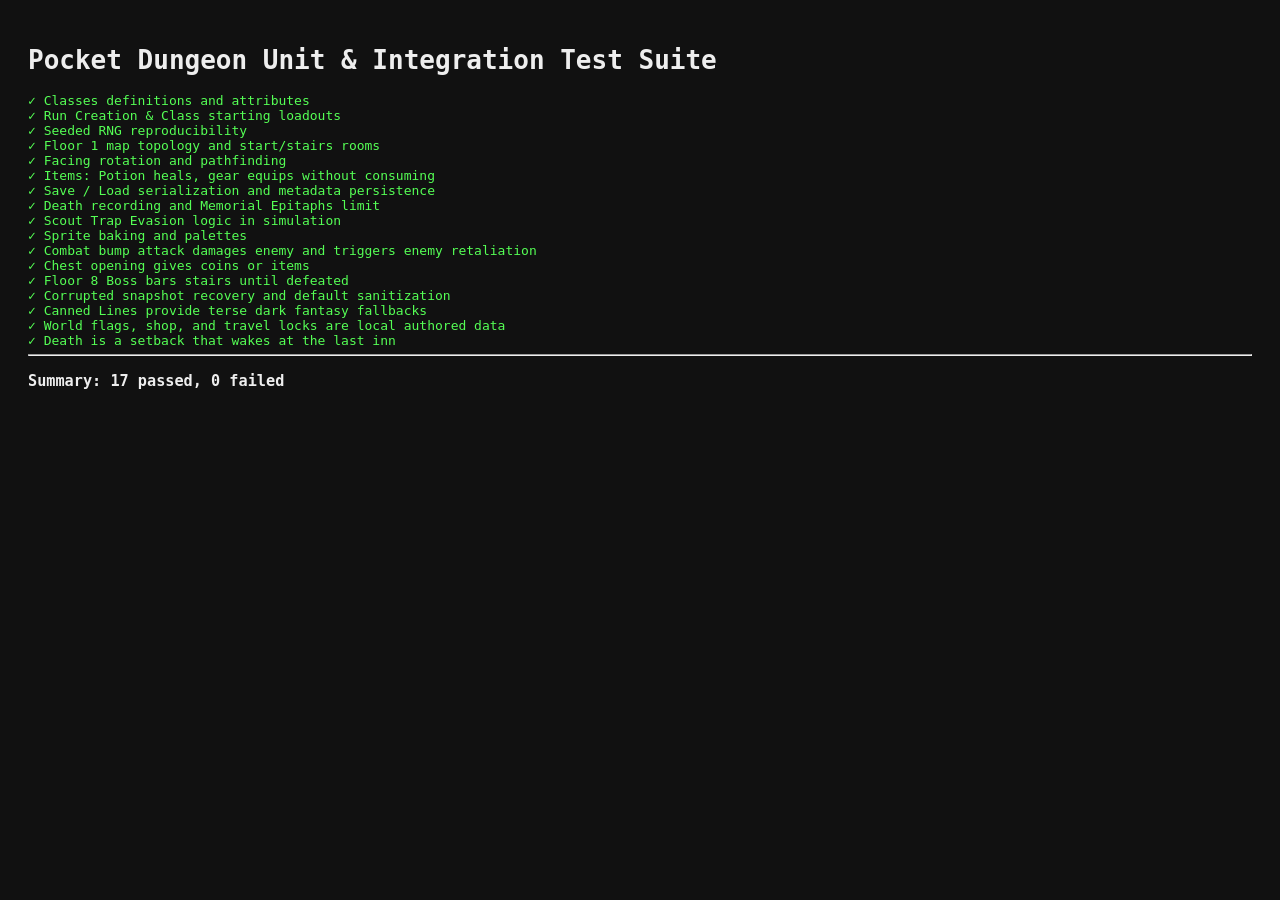
<file: dungeon/test/test_runner.html>
<!DOCTYPE html>
<html lang="en">
<head>
    <meta charset="UTF-8">
    <title>Pocket Dungeon Test Suite</title>
    <style>
        body { font-family: monospace; background: #111; color: #eee; padding: 20px; }
        .pass { color: #5f5; }
        .fail { color: #f55; font-weight: bold; }
    </style>
</head>
<body>
    <h1>Pocket Dungeon Unit & Integration Test Suite</h1>
    <div id="output">Running tests...</div>

    <script src="../js/engine/core.js"></script>
    <script src="../js/engine/worldgen.js"></script>
    <script src="../js/engine/run.js"></script>
    <script src="../js/engine/combat.js"></script>
    <script src="../js/engine/narrative.js"></script>
    <script src="../js/engine/save.js"></script>
    <script src="../js/sprites.js"></script>
    <script src="../js/world.js"></script>
    <script>
        const PD = window.PocketDungeon;
        const out = document.getElementById("output");
        const results = [];
        let passed = 0;
        let failed = 0;

        function assert(cond, msg) {
            if (!cond) throw new Error(msg || "Assertion failed");
        }
        assert.strictEqual = function(a, b, msg) {
            if (a !== b) throw new Error((msg || "") + " Expected: " + JSON.stringify(b) + ", Got: " + JSON.stringify(a));
        };
        assert.deepStrictEqual = function(a, b, msg) {
            if (JSON.stringify(a) !== JSON.stringify(b)) throw new Error((msg || "") + " Expected: " + JSON.stringify(b) + ", Got: " + JSON.stringify(a));
        };
        assert.ok = function(val, msg) {
            if (!val) throw new Error(msg || "Expected truthy, got: " + val);
        };

        function test(name, fn) {
            try {
                fn();
                results.push("<div class='pass'>✓ " + name + "</div>");
                passed++;
            } catch (err) {
                results.push("<div class='fail'>✗ " + name + "<br>&nbsp;&nbsp;" + err.message + "</div>");
                failed++;
            }
        }

        // Test 1: Classes
        test("Classes definitions and attributes", function () {
            assert.strictEqual(PD.CLASS_ORDER.length, 3);
            assert.deepStrictEqual(PD.CLASS_ORDER, ["knight", "scout", "mage"]);

            const knight = PD.CLASSES.knight;
            assert.strictEqual(knight.hp, 20);
            assert.strictEqual(knight.atk, 4);
            assert.strictEqual(knight.def, 2);

            const scout = PD.CLASSES.scout;
            assert.strictEqual(scout.hp, 16);
            assert.strictEqual(scout.atk, 4);
            assert.strictEqual(scout.def, 1);

            const mage = PD.CLASSES.mage;
            assert.strictEqual(mage.hp, 14);
            assert.strictEqual(mage.atk, 5);
            assert.strictEqual(mage.def, 0);
        });

        // Test 2: Starting Loadouts
        test("Run Creation & Class starting loadouts", function () {
            const knightRun = PD.createRun("knight", 12345);
            assert.strictEqual(knightRun.classId, "knight");
            assert.strictEqual(knightRun.hp, 20);
            assert.strictEqual(knightRun.gold, 0);
            assert.deepStrictEqual(knightRun.pack, []);

            const scoutRun = PD.createRun("scout", 12345);
            assert.strictEqual(scoutRun.classId, "scout");
            assert.strictEqual(scoutRun.hp, 16);
            assert.strictEqual(scoutRun.gold, 15);
            assert.deepStrictEqual(scoutRun.pack, ["potion"]);

            const mageRun = PD.createRun("mage", 12345);
            assert.strictEqual(mageRun.classId, "mage");
            assert.strictEqual(mageRun.hp, 14);
            assert.deepStrictEqual(mageRun.pack, ["blade"]);
        });

        // Test 3: Seeded RNG
        test("Seeded RNG reproducibility", function () {
            const run1 = PD.createRun("knight", 987654);
            const run2 = PD.createRun("knight", 987654);
            assert.strictEqual(run1.rooms.length, run2.rooms.length);
            assert.strictEqual(JSON.stringify(run1.rooms), JSON.stringify(run2.rooms));
        });

        // Test 4: Floor Layout
        test("Floor 1 map topology and start/stairs rooms", function () {
            const run = PD.createRun("knight", 42);
            assert.ok(run.rooms.length >= 5 && run.rooms.length <= 8);
            assert.strictEqual(run.rooms[0].kind, "start");
            assert.strictEqual(run.rooms[0].tiles.length, 7);
            assert.strictEqual(run.rooms[0].tiles[0].length, 7);

            const stairsRoom = run.rooms.find(r => r.kind === "stairs");
            assert.ok(stairsRoom, "Stairs room must exist");
            assert.strictEqual(stairsRoom.tiles[3][3], ">");
        });

        // Test 5: Movement & Pathfinding
        test("Facing rotation and pathfinding", function () {
            const run = PD.createRun("knight", 100);
            assert.strictEqual(run.facing, "S");
            PD.cycleFacing(run, 1);
            assert.strictEqual(run.facing, "W");
            PD.cycleFacing(run, -1);
            assert.strictEqual(run.facing, "S");

            PD.faceTile(run, 3, 1);
            assert.strictEqual(run.facing, "N");
            PD.faceTile(run, 5, 3);
            assert.strictEqual(run.facing, "E");

            const selfPath = PD.pathTo(run, run.x, run.y);
            assert.strictEqual(selfPath, "wait");

            const path = PD.pathTo(run, run.x + 1, run.y);
            assert.ok(Array.isArray(path));
            if (path.length > 0) {
                assert.strictEqual(path[0].x, run.x + 1);
                assert.strictEqual(path[0].y, run.y);
            }
        });

        // Test 6: Items
        test("Items: Potion heals, gear equips without consuming", function () {
            const run = PD.createRun("knight", 100);
            run.hp = 10;
            run.pack = ["potion", "blade", "mail"];

            const res1 = PD.useItem(run, 0);
            assert.ok(res1.ok);
            assert.strictEqual(run.hp, 16);
            assert.strictEqual(run.pack.length, 2);

            const prevAtk = run.atk;
            const res2 = PD.useItem(run, 0);
            assert.ok(res2.ok);
            assert.strictEqual(res2.equip, true);
            assert.strictEqual(run.atk, prevAtk + 1);
            assert.strictEqual(run.gear.weapon, "blade");
            assert.strictEqual(run.pack.length, 1);

            const prevDef = run.def;
            const res3 = PD.useItem(run, 0);
            assert.ok(res3.ok);
            assert.strictEqual(run.def, prevDef + 1);
            assert.strictEqual(run.gear.armor, "mail");
            assert.strictEqual(run.pack.length, 0);

            const res4 = PD.useItem(run, 0);
            assert.strictEqual(res4.ok, false);

            run.pack.push("iron_blade");
            const res5 = PD.useItem(run, 0);
            assert.ok(res5.ok);
            assert.strictEqual(run.atk, prevAtk + 3);
            assert.deepStrictEqual(run.pack, ["blade"]);
            assert.strictEqual(run.gear.weapon, "iron_blade");
        });

        // Test 7: Save/Load
        test("Save / Load serialization and metadata persistence", function () {
            const save = PD.createEmptySave();
            assert.strictEqual(save.v, 3);
            assert.strictEqual(save.meta.bestFloor, 0);
            assert.deepStrictEqual(save.meta.epitaphs, []);

            save.run = PD.createRun("scout", 999);
            save.run.floor = 4;
            save.run.gold = 50;
            save.run.level = 5;
            save.run.xp = 3;

            const snap = PD.snapshot(save);
            assert.strictEqual(snap.v, 3);
            assert.strictEqual(snap.meta.bestFloor, 0);
            const restored = PD.applySnapshot(snap);

            assert.ok(restored.run);
            assert.strictEqual(restored.run.classId, "scout");
            assert.strictEqual(restored.run.floor, 4);
            assert.strictEqual(restored.run.gold, 50);
            assert.strictEqual(restored.run.level, 5);
            assert.strictEqual(restored.run.xp, 3);
            assert.strictEqual(restored.run.pack.length, 1);
        });

        // Test 8: Death & Epitaphs
        test("Death recording and Memorial Epitaphs limit", function () {
            const save = PD.createEmptySave();
            save.run = PD.createRun("knight", 123);
            save.run.floor = 3;

            PD.recordDeath(save, "FELL TO A SKELETON");
            assert.strictEqual(save.run, null);
            assert.strictEqual(save.meta.bestFloor, 3);
            assert.strictEqual(save.meta.epitaphs.length, 1);
            assert.strictEqual(save.meta.epitaphs[0].floor, 3);
            assert.strictEqual(save.meta.epitaphs[0].classId, "knight");
            assert.strictEqual(save.meta.epitaphs[0].line, "FELL TO A SKELETON");

            for (let i = 1; i <= 10; i++) {
                save.run = PD.createRun("scout", i);
                save.run.floor = i;
                PD.recordDeath(save, "Death " + i);
            }
            assert.strictEqual(save.meta.epitaphs.length, 8);
            assert.strictEqual(save.meta.bestFloor, 8);
        });

        // Test 9: Scout Trap Evasion
        test("Scout Trap Evasion logic in simulation", function () {
            let evades = 0;
            const trials = 200;
            for (let i = 0; i < trials; i++) {
                const run = PD.createRun("scout", i * 100 + 1);
                const room = PD.currentRoom(run);
                run.facing = "S";
                room.tiles[run.y + 1] = room.tiles[run.y + 1].slice(0, run.x) + "^" + room.tiles[run.y + 1].slice(run.x + 1);
                const prevHp = run.hp;
                const res = PD.tryAct(run);
                if (res.logs && res.logs.includes("TRAP EVADED")) {
                    evades++;
                    assert.strictEqual(run.hp, prevHp);
                }
            }
            assert.ok(evades > 50 && evades < 150, "Expected roughly 50% trap evasion, got " + evades + "/" + trials);
        });

        // Test 10: Sprites & Baking
        test("Sprite baking and palettes", function () {
            PD.bakeAll();
            const tileFloor = PD.getBaked("tile:floor");
            assert.ok(tileFloor, "Baked floor tile should exist");
            const heroKnight = PD.getBaked("hero:knight:0");
            assert.ok(heroKnight, "Baked knight sprite should exist");
            const enemyOgre = PD.getBaked("enemy:ogre:0");
            assert.ok(enemyOgre, "Baked ogre sprite should exist");
        });

        // Test 11: Combat & Bump Attack
        test("Combat bump attack damages enemy and triggers enemy retaliation", function () {
            const run = PD.createRun("knight", 555);
            const room = PD.currentRoom(run);
            room.enemies = [{
                type: "slime",
                x: run.x,
                y: run.y - 1,
                hp: 10,
                maxHp: 10,
                atk: 2,
                def: 0
            }];
            run.facing = "N";
            const prevHeroHp = run.hp;
            const res = PD.tryAct(run);

            assert.ok(res.ok);
            assert.ok(room.enemies[0].hp < 10, "Enemy should have taken damage");
            assert.ok(res.logs.some(l => l.includes("HIT SLIME")), "Log should report hit on slime");
        });

        // Test 12: Chest opening and loot
        test("Chest opening gives coins or items", function () {
            const run = PD.createRun("knight", 333);
            const room = PD.currentRoom(run);
            room.chest = { x: run.x, y: run.y - 1, item: "coin", open: false };
            room.tiles[run.y - 1] = room.tiles[run.y - 1].slice(0, run.x) + "$" + room.tiles[run.y - 1].slice(run.x + 1);
            run.facing = "N";

            const prevGold = run.gold;
            const res = PD.tryAct(run);
            assert.ok(res.ok);
            assert.strictEqual(run.gold, prevGold + 10);
            assert.strictEqual(room.chest.open, true);
        });

        // Test 13: Floor 8 Boss Stairs Block & Escape
        test("Floor 8 Boss bars stairs until defeated", function () {
            const run = PD.createRun("knight", 888);
            run.floor = 8;
            const room = PD.currentRoom(run);
            room.kind = "stairs";
            room.tiles[run.y - 1] = room.tiles[run.y - 1].slice(0, run.x) + ">" + room.tiles[run.y - 1].slice(run.x + 1);
            room.enemies = [{ type: "ogre", x: 1, y: 1, hp: 20, maxHp: 20, atk: 5, def: 1 }];
            run.facing = "N";

            // When Ogre is alive, descending is barred
            const barredRes = PD.tryAct(run);
            assert.strictEqual(barredRes.ok, false);
            assert.ok(barredRes.logs.includes("THE OGRE BARS THE WAY"));

            // Defeat Ogre
            room.enemies[0].hp = 0;
            const winRes = PD.tryAct(run);
            assert.ok(winRes.ok);
            assert.strictEqual(winRes.won, true);
            assert.ok(winRes.logs.includes("YOU ESCAPE"));
        });

        // Test 14: Corrupted Snapshot Recovery
        test("Corrupted snapshot recovery and default sanitization", function () {
            const corruptedRaw = {
                v: 99,
                meta: { bestFloor: "invalid", epitaphs: null },
                run: { classId: "nonexistent", floor: -5 }
            };
            const safe = PD.applySnapshot(corruptedRaw);
            assert.strictEqual(safe.v, 3);
            assert.strictEqual(safe.meta.bestFloor, 0);
            assert.deepStrictEqual(safe.meta.epitaphs, []);
            assert.strictEqual(safe.run, null);
        });

        // Test 15: Canned Lines and Narrative Fallbacks
        test("Canned Lines provide terse dark fantasy fallbacks", function () {
            const run = PD.createRun("knight", 777);
            const roomLine = PD.cannedRoomLine(run);
            assert.ok(typeof roomLine === "string" && roomLine.length > 0 && roomLine.length <= 80);

            const deathLine = PD.cannedDeathLine(run);
            assert.ok(typeof deathLine === "string" && deathLine.includes("FL1"));

            const winLine = PD.cannedWinLine();
            assert.ok(typeof winLine === "string" && winLine.includes("LIGHT"));
        });

        test("World flags, shop, and travel locks are local authored data", function () {
            const W = window.PocketDungeonWorld;
            const opened = W.advanceDialogue({ dialogueId: "elder", flags: {} }, "open_cellar");
            assert.strictEqual(opened.state.flags.ashford_cellar_open, 1);
            assert.strictEqual(W.canTravel({ flags: {} }, "ashford", "saltmere"), false);
            assert.strictEqual(W.canTravel({ flags: { ashford_cellar_clear: 1 } }, "ashford", "saltmere"), true);
            const hero = { classId: "knight", hp: 20, maxHp: 20, atk: 4, def: 2, gold: 20, pack: [], lastInn: "ashford" };
            assert.ok(W.buy(hero, "potion", "ashford").ok);
            const cellar = PD.createSiteRun(hero, "cellar", 44);
            assert.strictEqual(cellar.rooms.length, 3);
            assert.strictEqual(cellar.maxSiteFloor, 1);
            const stairs = cellar.rooms.find(function (room) { return room.kind === "stairs"; });
            stairs.enemies = [];
            cellar.roomId = stairs.id;
            cellar.x = 3;
            cellar.y = 2;
            cellar.facing = "S";
            const cleared = PD.tryAct(cellar);
            assert.strictEqual(cleared.siteCleared, "cellar");
            assert.ok(!cleared.won);
        });

        test("Death is a setback that wakes at the last inn", function () {
            const save = PD.createEmptySave();
            save.hero = { classId: "knight", hp: 4, maxHp: 20, atk: 4, def: 2, gold: 40, pack: [], lastInn: "ashford" };
            save.site = PD.createSiteRun(save.hero, "cellar", 2);
            save.site.gold = 40;
            PD.recordDeath(save, "FELL");
            assert.strictEqual(save.site, null);
            assert.strictEqual(save.hero.hp, 20);
            assert.strictEqual(save.hero.gold, 20);
            assert.strictEqual(save.location.id, "ashford");
            assert.strictEqual(save.meta.deaths, 1);
        });

        // Render summary
        results.push("<hr><h3>Summary: " + passed + " passed, " + failed + " failed</h3>");
        out.innerHTML = results.join("");
        document.title = failed === 0 ? "PASSED (" + passed + ")" : "FAILED (" + failed + ")";
    </script>
</body>
</html>
</file>
<file: dice/css/styles.css>
:root {
    --bg: #0a0a0a;
    --fg: #f5f5f5;
    --muted: #8a8a8a;
    --surface: #161616;
    --die-face: #fdfdfd;
    --die-pip: #1e1e1e;
}

* {
    margin: 0;
    padding: 0;
    box-sizing: border-box;
}

html,
body {
    width: 240px;
    height: 282px;
    overflow: hidden;
}

body {
    font-family: -apple-system, BlinkMacSystemFont, "Segoe UI", Roboto, Arial, sans-serif;
    background: var(--bg);
    color: var(--fg);
    user-select: none;
    -webkit-user-select: none;
    touch-action: manipulation;
}

#app {
    width: 100%;
    height: 100%;
    display: flex;
    flex-direction: column;
    background: var(--bg);
}

.type-row {
    display: flex;
    align-items: center;
    justify-content: space-between;
    height: 52px;
    padding: 4px 6px 0;
    flex-shrink: 0;
}

.type-nav {
    min-width: 44px;
    min-height: 44px;
    padding: 0 4px;
    border: none;
    background: transparent;
    color: var(--muted);
    font-size: 12px;
    font-weight: 600;
    letter-spacing: 0.04em;
    cursor: pointer;
}

.type-current {
    font-size: 22px;
    font-weight: 800;
    letter-spacing: 0.08em;
    text-align: center;
}

/* The result button doubles as the stage for the coin / die visuals. */
.result {
    flex: 1;
    min-height: 44px;
    display: flex;
    align-items: center;
    justify-content: center;
    padding: 0;
    border: none;
    background: transparent;
    color: var(--fg);
    cursor: pointer;
}

/* --- Coin --- */

.coin {
    display: flex;
    align-items: center;
    justify-content: center;
    perspective: 320px;
}

.coin[hidden] {
    display: none;
}

.coin-inner {
    position: relative;
    width: 148px;
    height: 148px;
    transform-style: preserve-3d;
}

/* Resting pose after a flip; superseded by keyframes while the animation runs. */
.coin.is-tails .coin-inner {
    transform: rotateX(180deg);
}

.coin.is-flipping .coin-inner {
    animation: coinFlip 900ms cubic-bezier(0.45, 0.05, 0.55, 0.95);
}

.coin.is-flipping.is-tails .coin-inner {
    animation-name: coinFlipTails;
}

@keyframes coinFlip {
    0% {
        transform: translateY(0) rotateX(0deg);
    }
    25% {
        transform: translateY(-30px) rotateX(540deg);
    }
    50% {
        transform: translateY(0) rotateX(1080deg);
    }
    75% {
        transform: translateY(-6px) rotateX(1620deg);
    }
    100% {
        transform: translateY(0) rotateX(2160deg);
    }
}

@keyframes coinFlipTails {
    0% {
        transform: translateY(0) rotateX(180deg);
    }
    25% {
        transform: translateY(-30px) rotateX(720deg);
    }
    50% {
        transform: translateY(0) rotateX(1260deg);
    }
    75% {
        transform: translateY(-6px) rotateX(1800deg);
    }
    100% {
        transform: translateY(0) rotateX(2340deg);
    }
}

.coin-face {
    position: absolute;
    inset: 0;
    display: flex;
    align-items: center;
    justify-content: center;
    border-radius: 50%;
    backface-visibility: hidden;
    -webkit-backface-visibility: hidden;
}

.coin-front {
    background: linear-gradient(145deg, #f9d976, #d4a017 60%, #b8860b);
    box-shadow:
        inset 0 2px 6px rgba(255, 255, 255, 0.45),
        inset 0 -4px 8px rgba(90, 60, 0, 0.55);
}

.coin-back {
    background: linear-gradient(145deg, #d9d9d9, #a8a8a8 60%, #7f7f7f);
    box-shadow:
        inset 0 2px 6px rgba(255, 255, 255, 0.55),
        inset 0 -4px 8px rgba(40, 40, 40, 0.5);
    transform: rotateX(180deg);
}

.coin-text {
    font-size: 19px;
    font-weight: 800;
    letter-spacing: 0.1em;
    color: #3a2a00;
    text-shadow: 0 1px 1px rgba(255, 255, 255, 0.5);
}

.coin-back .coin-text {
    color: #2c2c2c;
}

/* --- Die face --- */

.die-face {
    width: 112px;
    height: 112px;
    display: grid;
    grid-template-areas: "content";
    place-items: center;
    border-radius: 22px;
    background: linear-gradient(145deg, #ffffff, #f1f1f1 45%, #e3e3e3);
    border: 1px solid rgba(0, 0, 0, 0.14);
    box-shadow:
        inset 0 1px 1px rgba(255, 255, 255, 0.9),
        inset -3px -4px 8px rgba(0, 0, 0, 0.1),
        0 4px 10px rgba(0, 0, 0, 0.45);
}

.die-face[hidden] {
    display: none;
}

.die-face > * {
    grid-area: content;
}

.die-face.is-rolling {
    animation: dieTumble 620ms cubic-bezier(0.34, 1.15, 0.64, 1);
}

@keyframes dieTumble {
    0% {
        transform: translateY(0) rotateZ(0deg) rotateX(0deg) scale(1);
        opacity: 1;
    }
    18% {
        transform: translateY(-34px) rotateZ(-14deg) rotateX(120deg) scale(1.08);
        opacity: 0.9;
    }
    45% {
        transform: translateY(-4px) rotateZ(9deg) rotateX(60deg) scale(0.96);
        opacity: 1;
    }
    70% {
        transform: translateY(-14px) rotateZ(-5deg) rotateX(95deg) scale(1.03);
        opacity: 0.95;
    }
    100% {
        transform: translateY(0) rotateZ(0deg) rotateX(0deg) scale(1);
        opacity: 1;
    }
}

.die-number {
    font-size: 56px;
    font-weight: 800;
    line-height: 1;
    color: var(--die-pip);
    text-shadow: 0 1px 0 rgba(255, 255, 255, 0.6);
}

/* Pips hang in a fixed 3x3 grid; per-value visibility is toggled in JS. */
.die-pips {
    display: grid;
    grid-template-columns: repeat(3, 16px);
    grid-template-rows: repeat(3, 16px);
    gap: 10px;
}

.pip {
    width: 16px;
    height: 16px;
    border-radius: 50%;
    background: var(--die-pip);
    box-shadow: inset 0 -2px 2px rgba(0, 0, 0, 0.45);
    opacity: 0;
}

.pip.on {
    opacity: 1;
}

.die-face.no-pips .die-pips {
    display: none;
}

.die-face.has-pips .die-number {
    display: none;
}

/* --- Hint & a11y --- */

.hint {
    height: 32px;
    flex-shrink: 0;
    display: flex;
    align-items: center;
    justify-content: center;
    color: var(--muted);
    font-size: 10px;
    letter-spacing: 0.04em;
}

.sr-only {
    position: absolute;
    width: 1px;
    height: 1px;
    padding: 0;
    margin: -1px;
    overflow: hidden;
    clip: rect(0 0 0 0);
    white-space: nowrap;
    border: 0;
}

/* --- Reduced motion --- */

@media (prefers-reduced-motion: reduce) {
    .coin.is-flipping .coin-inner,
    .die-face.is-rolling {
        animation: none;
    }
}
</file>
<file: dungeon/css/styles.css>
:root {
    --bg: #0c0b0a;
    --fg: #e8e0d4;
    --muted: #7a7068;
    --accent: #d4a017;
    --danger: #c44030;
    --stage: #141210;
    --panel: rgba(12, 11, 10, 0.92);
    --border: #3a3228;
}

* {
    margin: 0;
    padding: 0;
    box-sizing: border-box;
}

html,
body {
    width: 240px;
    height: 282px;
    overflow: hidden;
}

body {
    font-family: system-ui, -apple-system, BlinkMacSystemFont, "Segoe UI", Roboto, monospace, sans-serif;
    background: var(--bg);
    color: var(--fg);
    user-select: none;
    -webkit-user-select: none;
    touch-action: manipulation;
}

#app {
    width: 100%;
    height: 100%;
    display: flex;
    flex-direction: column;
    background: var(--bg);
}

#stage {
    position: relative;
    width: 240px;
    height: 250px;
    flex-shrink: 0;
    display: flex;
    align-items: center;
    justify-content: center;
    background: var(--bg);
}

#mapCanvas {
    width: 224px;
    height: 224px;
    image-rendering: pixelated;
    image-rendering: -moz-crisp-edges;
    image-rendering: crisp-edges;
    background: var(--stage);
    display: block;
    cursor: pointer;
}

.hud {
    position: absolute;
    top: 10px;
    left: 12px;
    right: 12px;
    display: flex;
    justify-content: space-between;
    align-items: baseline;
    z-index: 3;
    pointer-events: none;
    background: rgba(12, 11, 10, 0.78);
    padding: 3px 6px;
    border-radius: 3px;
    border: 1px solid rgba(58, 50, 40, 0.6);
    text-shadow: 0 1px 2px #000;
    overflow: hidden;
}

#xpbar {
    position: absolute;
    left: 0;
    right: 0;
    bottom: 0;
    height: 2px;
    pointer-events: none;
    background: rgba(58, 50, 40, 0.35);
}

#xpfill {
    width: 100%;
    height: 100%;
    background: var(--accent);
    transform: scaleX(0);
    transform-origin: left center;
    will-change: transform;
}

.hud span {
    font-size: 11px;
    font-weight: 800;
    letter-spacing: 0.08em;
}

#hudFloor {
    color: var(--accent);
}

#hudStats {
    color: var(--fg);
    transition: color 0.2s ease;
}

#hudStats.hp-critical {
    color: var(--danger);
    animation: pulse-danger 0.8s infinite alternate;
}

@keyframes pulse-danger {
    0% { opacity: 0.7; }
    100% { opacity: 1; text-shadow: 0 0 6px var(--danger); }
}

.log {
    position: absolute;
    left: 12px;
    right: 12px;
    bottom: 12px;
    z-index: 3;
    min-height: 28px;
    max-height: 34px;
    font-size: 10px;
    font-weight: 700;
    letter-spacing: 0.04em;
    line-height: 1.25;
    color: var(--fg);
    background: rgba(12, 11, 10, 0.82);
    padding: 3px 6px;
    border-radius: 3px;
    border: 1px solid rgba(58, 50, 40, 0.6);
    text-shadow: 0 1px 2px #000;
    pointer-events: none;
    overflow: hidden;
}

.panel {
    position: absolute;
    inset: 16px 8px 16px;
    z-index: 4;
    background: var(--panel);
    border: 2px solid var(--border);
    display: flex;
    flex-direction: column;
    align-items: center;
    justify-content: center;
    text-align: center;
    padding: 10px 8px;
    min-height: 44px;
    cursor: pointer;
    box-shadow: 0 4px 12px rgba(0, 0, 0, 0.7);
}

.panel[hidden],
.hud[hidden],
.log[hidden] {
    display: none;
}

#stage.hit-flash {
    animation: hit-anim 0.24s ease-out;
}

#stage.heal-flash {
    animation: heal-anim 0.24s ease-out;
}

@keyframes hit-anim {
    0% { box-shadow: inset 0 0 0 4px var(--danger); transform: translate(1px, -1px); }
    30% { transform: translate(-2px, 1px); }
    60% { transform: translate(1px, 1px); }
    100% { box-shadow: inset 0 0 0 0 transparent; transform: translate(0, 0); }
}

@keyframes heal-anim {
    0% { box-shadow: inset 0 0 0 4px var(--accent); }
    100% { box-shadow: inset 0 0 0 0 transparent; }
}

#panelTitle {
    font-size: 13px;
    font-weight: 900;
    letter-spacing: 0.09em;
    color: var(--accent);
    margin-bottom: 6px;
}

#panelBody {
    font-size: 11px;
    font-weight: 700;
    line-height: 1.35;
    letter-spacing: 0.04em;
    color: var(--fg);
    white-space: pre-wrap;
    min-height: 44px;
}

#panelMeta {
    margin-top: 8px;
    font-size: 10px;
    font-weight: 800;
    letter-spacing: 0.08em;
    color: var(--muted);
}

.hint {
    flex: 1;
    display: flex;
    align-items: center;
    justify-content: center;
    font-size: 9px;
    font-weight: 700;
    letter-spacing: 0.06em;
    color: var(--muted);
    text-align: center;
    padding: 0 8px;
}

.hint.two-line {
    display: block;
    font-size: 8px;
    font-weight: 800;
    letter-spacing: 0.05em;
    line-height: 1.5;
    white-space: pre-line;
    width: 100%;
    padding: 2px 6px;
}

.sr-only {
    position: absolute;
    width: 1px;
    height: 1px;
    padding: 0;
    margin: -1px;
    overflow: hidden;
    clip: rect(0, 0, 0, 0);
    white-space: nowrap;
    border: 0;
}
</file>
<file: familiar/css/styles.css>
:root {
    --bg: #08080a;
    --fg: #f5f5f5;
    --muted: #8a8a8a;
    --accent: #ff6a00;
    --accent-dim: #c2410c;
    --accent-glow: rgba(255, 106, 0, 0.4);
    --gold: #fbbf24;
    --cyan: #22d3ee;
    --rose: #fb7185;
    --emerald: #34d399;
    --stage-bg: #0d0d12;
    --border: #2a201a;
    --danger: #ef4444;
}

* {
    margin: 0;
    padding: 0;
    box-sizing: border-box;
}

html,
body {
    width: 240px;
    height: 282px;
    overflow: hidden;
}

body {
    font-family: system-ui, -apple-system, BlinkMacSystemFont, "Segoe UI", Roboto, monospace, sans-serif;
    background: var(--bg);
    color: var(--fg);
    user-select: none;
    -webkit-user-select: none;
    touch-action: manipulation;
}

#app {
    width: 100%;
    height: 100%;
    display: flex;
    flex-direction: column;
    padding: 5px 8px 0;
    position: relative;
}

.header {
    display: flex;
    justify-content: space-between;
    align-items: baseline;
    flex-shrink: 0;
    z-index: 5;
    padding: 0 2px 2px;
}

.name {
    font-size: 13px;
    font-weight: 900;
    letter-spacing: 0.06em;
    max-width: 115px;
    overflow: hidden;
    text-overflow: ellipsis;
    white-space: nowrap;
    color: #fff;
    text-shadow: 0 1px 2px rgba(0, 0, 0, 0.8);
}

.meta {
    font-size: 9px;
    font-weight: 800;
    letter-spacing: 0.08em;
    color: var(--accent);
}

/* --- Retro LCD Stage Frame --- */
.stage-area {
    position: relative;
    flex: 1;
    min-height: 0;
    display: flex;
    align-items: center;
    justify-content: center;
    overflow: hidden;
    border-radius: 8px;
    background: var(--stage-bg);
    border: 2px solid rgba(255, 106, 0, 0.35);
    box-shadow: inset 0 0 12px rgba(0, 0, 0, 0.9), 0 0 6px rgba(255, 106, 0, 0.15);
    transition: filter 0.6s ease, background 0.6s ease, border-color 0.6s ease, box-shadow 0.6s ease;
}

.cam {
    position: absolute;
    inset: 0;
    width: 100%;
    height: 100%;
    object-fit: cover;
    opacity: 0.25;
    filter: grayscale(0.4);
    z-index: 0;
}

/* --- Poop / Mess Layer --- */
.poop-layer {
    position: absolute;
    inset: 0;
    pointer-events: none;
    z-index: 2;
}

.poop-item {
    position: absolute;
    font-size: 12px;
    bottom: 8px;
    animation: poopWobble 2s ease-in-out infinite;
}

@keyframes poopWobble {
    0%, 100% { transform: translateY(0) scale(1); }
    50% { transform: translateY(-2px) scale(1.05, 0.95); }
}

/* --- Bubble Clean Layer --- */
.clean-layer {
    position: absolute;
    inset: 0;
    z-index: 6;
    pointer-events: none;
    overflow: hidden;
}

.clean-layer[hidden] {
    display: none !important;
}

.clean-bubble {
    position: absolute;
    border-radius: 50%;
    background: radial-gradient(circle at 30% 30%, rgba(255, 255, 255, 0.8), rgba(34, 211, 238, 0.4) 60%, rgba(192, 132, 252, 0.6));
    border: 1px solid rgba(255, 255, 255, 0.6);
    box-shadow: 0 0 6px rgba(34, 211, 238, 0.5);
    animation: bubbleFloat 0.9s cubic-bezier(0.2, 0.8, 0.4, 1) forwards;
}

@keyframes bubbleFloat {
    0% {
        opacity: 0;
        transform: translate(0, 20px) scale(0.3);
    }
    40% {
        opacity: 0.9;
        transform: translate(var(--bdx, 0px), -10px) scale(1.1);
    }
    80% {
        opacity: 0.8;
        transform: translate(var(--bdx, 0px), -25px) scale(1);
    }
    100% {
        opacity: 0;
        transform: translate(var(--bdx, 0px), -35px) scale(1.3);
    }
}

/* --- Particles Layer --- */
.particles-layer {
    position: absolute;
    inset: 0;
    pointer-events: none;
    z-index: 5;
    overflow: hidden;
}

.particle {
    position: absolute;
    font-size: 13px;
    pointer-events: none;
    animation: particleFloat 1.2s cubic-bezier(0.1, 0.8, 0.3, 1) forwards;
}

@keyframes particleFloat {
    0% {
        opacity: 1;
        transform: translate(0, 0) scale(0.6);
    }
    50% {
        opacity: 0.95;
        transform: translate(var(--dx, 0px), -18px) scale(1.15);
    }
    100% {
        opacity: 0;
        transform: translate(var(--dx, 0px), -36px) scale(0.8);
    }
}

/* --- Catch Mini-Game Layer --- */
.game-layer {
    position: absolute;
    inset: 0;
    z-index: 4;
    display: flex;
    flex-direction: column;
    pointer-events: none;
}

.game-layer[hidden] {
    display: none !important;
}

.game-header {
    display: flex;
    justify-content: space-between;
    align-items: center;
    padding: 2px 6px;
    font-size: 10px;
    font-weight: 900;
    color: var(--gold);
    background: rgba(0, 0, 0, 0.75);
    border-bottom: 1px solid rgba(251, 191, 36, 0.3);
}

.game-arena {
    position: relative;
    flex: 1;
    width: 100%;
    overflow: hidden;
}

.falling-item {
    position: absolute;
    font-size: 14px;
    width: 18px;
    height: 18px;
    display: flex;
    align-items: center;
    justify-content: center;
    transform: translate(-50%, 0);
}

/* --- Rhythm Mini-Game Layer --- */
.rhythm-layer {
    position: absolute;
    inset: 0;
    z-index: 4;
    display: flex;
    flex-direction: column;
    pointer-events: none;
}

.rhythm-layer[hidden] {
    display: none !important;
}

.rhythm-header {
    display: flex;
    justify-content: space-between;
    align-items: center;
    padding: 2px 6px;
    font-size: 10px;
    font-weight: 900;
    color: var(--cyan);
    background: rgba(0, 0, 0, 0.75);
    border-bottom: 1px solid rgba(34, 211, 238, 0.3);
}

.rhythm-combo {
    color: var(--gold);
}

.rhythm-track {
    position: relative;
    flex: 1;
    width: 100%;
    overflow: hidden;
}

.rhythm-target {
    position: absolute;
    bottom: 18px;
    left: 50%;
    transform: translateX(-50%);
    width: 38px;
    height: 14px;
    border: 2px solid var(--cyan);
    border-radius: 4px;
    background: rgba(34, 211, 238, 0.15);
    box-shadow: 0 0 8px rgba(34, 211, 238, 0.4);
}

.rhythm-note {
    position: absolute;
    width: 28px;
    height: 10px;
    left: 50%;
    transform: translateX(-50%);
    background: var(--gold);
    border-radius: 2px;
    box-shadow: 0 0 6px rgba(251, 191, 36, 0.6);
}

.rhythm-feedback {
    position: absolute;
    bottom: 36px;
    left: 50%;
    transform: translateX(-50%);
    font-size: 11px;
    font-weight: 900;
    color: #fff;
    text-shadow: 0 0 6px var(--cyan);
}

/* --- Passport / ID Card Overlay --- */
.passport-overlay {
    position: absolute;
    inset: 4px;
    z-index: 7;
    display: flex;
    align-items: center;
    justify-content: center;
}

.passport-overlay[hidden] {
    display: none !important;
}

.passport-card {
    width: 100%;
    height: 100%;
    background: rgba(10, 10, 15, 0.95);
    border: 1px solid rgba(251, 191, 36, 0.5);
    border-radius: 6px;
    padding: 6px 8px;
    display: flex;
    flex-direction: column;
    justify-content: space-between;
    box-shadow: 0 0 10px rgba(0, 0, 0, 0.8), inset 0 0 8px rgba(251, 191, 36, 0.1);
}

.passport-header {
    display: flex;
    justify-content: space-between;
    align-items: center;
    border-bottom: 1px solid rgba(251, 191, 36, 0.3);
    padding-bottom: 2px;
}

.pass-name {
    font-size: 12px;
    font-weight: 900;
    color: var(--gold);
    letter-spacing: 0.05em;
}

.pass-gen {
    font-size: 9px;
    font-weight: 800;
    color: var(--accent);
}

.passport-body {
    display: flex;
    flex-direction: column;
    gap: 3px;
    margin: 2px 0;
}

.pass-row {
    display: flex;
    justify-content: space-between;
    align-items: center;
    font-size: 9px;
}

.pass-label {
    color: var(--muted);
    font-weight: 700;
}

.pass-val {
    color: #fff;
    font-weight: 800;
}

/* --- Settings Overlay --- */
.settings-overlay {
    position: absolute;
    inset: 4px;
    z-index: 7;
    display: flex;
    align-items: center;
    justify-content: center;
}

.settings-overlay[hidden] {
    display: none !important;
}

.settings-card {
    width: 100%;
    height: 100%;
    background: rgba(10, 10, 15, 0.96);
    border: 1px solid rgba(255, 106, 0, 0.4);
    border-radius: 6px;
    padding: 5px 6px;
    display: flex;
    flex-direction: column;
    overflow: hidden;
}

.settings-title {
    font-size: 10px;
    font-weight: 900;
    color: var(--accent);
    letter-spacing: 0.06em;
    text-align: center;
    border-bottom: 1px solid rgba(255, 106, 0, 0.25);
    padding-bottom: 3px;
    margin-bottom: 3px;
}

.settings-content {
    flex: 1;
    display: flex;
    flex-direction: column;
    justify-content: center;
    gap: 3px;
    overflow: hidden;
}

.settings-item {
    font-size: 9px;
    font-weight: 800;
    padding: 2px 4px;
    border-radius: 3px;
    color: var(--fg);
    display: flex;
    justify-content: space-between;
    align-items: center;
}

.settings-item.is-selected {
    background: rgba(255, 106, 0, 0.25);
    border: 1px solid rgba(255, 106, 0, 0.5);
    color: var(--gold);
}

.wipe-warning {
    color: var(--danger);
    font-size: 9px;
    font-weight: 900;
    text-align: center;
    line-height: 1.3;
    padding: 2px;
}

/* --- Pixel Art Pet Canvas --- */
.pet {
    position: relative;
    z-index: 3;
    width: 96px;
    height: 96px;
    display: flex;
    align-items: center;
    justify-content: center;
    cursor: pointer;
    transition: transform 0.12s ease-out;
}

.pet-canvas {
    width: 96px;
    height: 96px;
    image-rendering: pixelated;
    image-rendering: -moz-crisp-edges;
    image-rendering: crisp-edges;
    display: block;
}

/* --- Pixel Animation Classes --- */
.pet.anim-bounce {
    animation: bounceWin 0.6s cubic-bezier(0.34, 1.56, 0.64, 1);
}

@keyframes bounceWin {
    0% { transform: translateY(0) scale(1); }
    35% { transform: translateY(-14px) scale(1.1, 0.9); }
    70% { transform: translateY(0) scale(0.95, 1.05); }
    100% { transform: translateY(0) scale(1); }
}

.pet.anim-zoomies {
    animation: zoomies 1.4s ease-in-out;
}

@keyframes zoomies {
    0% { transform: translateX(0); }
    25% { transform: translateX(-35px) scale(1.1, 0.9); }
    50% { transform: translateX(35px) scale(1.1, 0.9); }
    75% { transform: translateX(-20px); }
    100% { transform: translateX(0); }
}

.pet.anim-tickle {
    animation: tickleWiggle 0.4s ease-in-out;
}

@keyframes tickleWiggle {
    0%, 100% { transform: rotate(0deg); }
    25% { transform: rotate(-8deg) scale(1.05); }
    75% { transform: rotate(8deg) scale(1.05); }
}

.pet.anim-panic {
    animation: panicShake 0.6s ease-in-out infinite;
}

@keyframes panicShake {
    0%, 100% { transform: translate(0, 0); }
    20% { transform: translate(-3px, 2px); }
    40% { transform: translate(3px, -2px); }
    60% { transform: translate(-2px, -2px); }
    80% { transform: translate(2px, 2px); }
}

.pet.anim-spin {
    animation: spinTrick 0.6s cubic-bezier(0.4, 0, 0.2, 1);
}

@keyframes spinTrick {
    0% { transform: rotate(0deg) scale(1); }
    50% { transform: rotate(180deg) scale(1.2); }
    100% { transform: rotate(360deg) scale(1); }
}

.pet.anim-flip {
    animation: flipTrick 0.65s cubic-bezier(0.34, 1.56, 0.64, 1);
}

@keyframes flipTrick {
    0% { transform: translateY(0) rotate(0deg); }
    50% { transform: translateY(-20px) rotate(-180deg) scale(1.1); }
    100% { transform: translateY(0) rotate(-360deg) scale(1); }
}

.pet.anim-sick {
    animation: sickPulse 1.8s ease-in-out infinite;
    filter: drop-shadow(0 0 4px rgba(52, 211, 153, 0.4));
}

@keyframes sickPulse {
    0%, 100% { transform: scale(0.95); opacity: 0.85; }
    50% { transform: scale(1); opacity: 1; }
}

/* --- Speech Text --- */
.speech {
    min-height: 26px;
    font-size: 10.5px;
    line-height: 1.25;
    color: var(--fg);
    text-align: center;
    margin: 2px 0;
    z-index: 5;
    display: flex;
    align-items: center;
    justify-content: center;
    padding: 0 4px;
}

/* --- Segmented Pixel Stat Meters --- */
.meters {
    display: flex;
    flex-direction: column;
    gap: 2.5px;
    margin-bottom: 4px;
    flex-shrink: 0;
    z-index: 5;
}

.meter {
    display: flex;
    align-items: center;
    gap: 6px;
}

.meter span {
    width: 24px;
    font-size: 9px;
    font-weight: 800;
    letter-spacing: 0.05em;
    color: var(--muted);
}

.pixel-bar {
    display: flex;
    gap: 2px;
    flex: 1;
    height: 6.5px;
    background: rgba(0, 0, 0, 0.5);
    padding: 1px;
    border-radius: 2px;
    border: 1px solid rgba(255, 255, 255, 0.1);
}

.seg {
    flex: 1;
    height: 100%;
    background: rgba(255, 255, 255, 0.06);
    border-radius: 1px;
    transition: background 0.15s ease, box-shadow 0.15s ease;
}

.seg.is-filled {
    background: var(--accent);
    box-shadow: 0 0 3px rgba(255, 106, 0, 0.6);
}

/* --- Action Button --- */
.action {
    min-height: 40px;
    border: 1px solid rgba(255, 106, 0, 0.6);
    border-radius: 7px;
    background: rgba(255, 106, 0, 0.16);
    color: var(--accent);
    font-size: 12px;
    font-weight: 900;
    letter-spacing: 0.08em;
    cursor: pointer;
    flex-shrink: 0;
    z-index: 5;
    display: flex;
    align-items: center;
    justify-content: center;
    gap: 6px;
    transition: background 0.12s ease, border-color 0.12s ease, transform 0.08s ease;
}

.action:active {
    background: rgba(255, 106, 0, 0.35);
    transform: scale(0.98);
}

.action.is-danger {
    border-color: rgba(239, 68, 68, 0.8);
    background: rgba(239, 68, 68, 0.2);
    color: #f87171;
}

.hint {
    height: 18px;
    display: flex;
    align-items: center;
    justify-content: center;
    color: var(--muted);
    font-size: 8.5px;
    letter-spacing: 0.02em;
    flex-shrink: 0;
    z-index: 5;
    white-space: nowrap;
    overflow: hidden;
}

.sr-only {
    position: absolute;
    width: 1px;
    height: 1px;
    overflow: hidden;
    clip: rect(0 0 0 0);
}

/* --- Sleep mode: dim the world while the pet dreams --- */
body.is-sleeping .stage-area {
    filter: brightness(0.55) saturate(0.8);
}

body.is-sleeping .meters,
body.is-sleeping .hint,
body.is-sleeping .action {
    opacity: 0.45;
}

/* --- Night tint: the stage darkens with the real evening --- */
.stage-area.is-night {
    background: #05050c;
    border-color: rgba(122, 138, 255, 0.28);
    box-shadow: inset 0 0 12px rgba(0, 0, 0, 0.9), 0 0 6px rgba(122, 138, 255, 0.12);
}

@media (prefers-reduced-motion: reduce) {
    .pet { animation: none !important; }
    .particle { animation: none !important; }
    .clean-bubble { animation: none !important; }
}
</file>
<file: metronome/css/styles.css>
:root {
    --bg: #0a0a0a;
    --fg: #f5f5f5;
    --muted: #8a8a8a;
    --accent: #ffb020;
    --dot: rgba(255, 255, 255, 0.16);
}

* {
    margin: 0;
    padding: 0;
    box-sizing: border-box;
}

html,
body {
    width: 240px;
    height: 282px;
    overflow: hidden;
}

body {
    font-family: -apple-system, BlinkMacSystemFont, "Segoe UI", Roboto, Arial, sans-serif;
    background: var(--bg);
    color: var(--fg);
    user-select: none;
    -webkit-user-select: none;
    touch-action: manipulation;
}

#app {
    width: 100%;
    height: 100%;
    display: flex;
    flex-direction: column;
    background: var(--bg);
}

.mode-row {
    display: flex;
    align-items: center;
    justify-content: space-between;
    height: 52px;
    padding: 4px 6px 0;
    flex-shrink: 0;
}

.mode-nav {
    min-width: 44px;
    min-height: 44px;
    padding: 0 4px;
    border: none;
    background: transparent;
    color: var(--muted);
    font-size: 12px;
    font-weight: 600;
    letter-spacing: 0.04em;
    cursor: pointer;
}

.mode-current {
    font-size: 22px;
    font-weight: 800;
    letter-spacing: 0.08em;
    text-align: center;
}

/* --- BPM display --- */

.bpm-display {
    flex: 1;
    min-height: 44px;
    display: flex;
    flex-direction: column;
    align-items: center;
    justify-content: center;
    gap: 2px;
    border: none;
    background: transparent;
    color: var(--fg);
    cursor: pointer;
}

.bpm-value {
    font-size: 96px;
    font-weight: 800;
    line-height: 1;
    font-variant-numeric: tabular-nums;
    letter-spacing: -0.02em;
}

.bpm-label {
    color: var(--muted);
    font-size: 12px;
    font-weight: 600;
    letter-spacing: 0.24em;
}

.bpm-display.pulse .bpm-value {
    animation: valuePulse 120ms ease-out;
}

@keyframes valuePulse {
    0% {
        transform: scale(1);
        color: var(--accent);
    }
    100% {
        transform: scale(1);
        color: var(--fg);
    }
}

/* --- Beat dots --- */

.beats {
    height: 40px;
    flex-shrink: 0;
    display: flex;
    align-items: center;
    justify-content: center;
    gap: 14px;
}

.beat {
    width: 14px;
    height: 14px;
    border-radius: 50%;
    background: var(--dot);
    transform: scale(1);
    transition: background 90ms ease, transform 90ms ease;
}

.beat.on {
    background: var(--accent);
    transform: scale(1.35);
    box-shadow: 0 0 10px rgba(255, 176, 32, 0.6);
}

.beat.on.accent {
    background: var(--fg);
    box-shadow: 0 0 10px rgba(255, 255, 255, 0.6);
}

/* --- Hint & a11y --- */

.hint {
    height: 32px;
    flex-shrink: 0;
    display: flex;
    align-items: center;
    justify-content: center;
    color: var(--muted);
    font-size: 10px;
    letter-spacing: 0.04em;
}

.sr-only {
    position: absolute;
    width: 1px;
    height: 1px;
    padding: 0;
    margin: -1px;
    overflow: hidden;
    clip: rect(0 0 0 0);
    white-space: nowrap;
    border: 0;
}

@media (prefers-reduced-motion: reduce) {
    .bpm-display.pulse .bpm-value {
        animation: none;
    }
}
</file>
<file: synth/css/styles.css>
:root {
    --bg: #121316;
    --fg: #e2e8f0;
    --muted: #94a3b8;
    --accent: #38bdf8;
    --pad: rgba(255, 255, 255, 0.08);
    --pad-active: rgba(56, 189, 248, 0.35);
    --pad-border: rgba(255, 255, 255, 0.12);
}

* {
    margin: 0;
    padding: 0;
    box-sizing: border-box;
}

[hidden] {
    display: none !important;
}

html,
body {
    width: 240px;
    height: 282px;
    overflow: hidden;
}

body {
    font-family: system-ui, -apple-system, BlinkMacSystemFont, "Segoe UI", Roboto, sans-serif;
    background: var(--bg);
    color: var(--fg);
    user-select: none;
    -webkit-user-select: none;
    touch-action: manipulation;
}

#app {
    width: 100%;
    height: 100%;
    display: flex;
    flex-direction: column;
    background: var(--bg);
    padding: 8px 10px 0;
}

.view {
    width: 100%;
    height: 100%;
    display: flex;
    flex-direction: column;
}

/* --- Header --- */

.header {
    flex-shrink: 0;
    margin-bottom: 6px;
}

.header-main {
    display: flex;
    align-items: center;
    justify-content: space-between;
    gap: 8px;
    min-height: 36px;
}

.title-block {
    display: flex;
    align-items: baseline;
    gap: 6px;
}

.wave-label {
    font-size: 18px;
    font-weight: 800;
    letter-spacing: 0.08em;
    color: var(--fg);
}

.octave-label {
    font-size: 13px;
    font-weight: 600;
    color: var(--muted);
    letter-spacing: 0.04em;
}

.cutoff-block {
    display: flex;
    align-items: center;
    gap: 6px;
    flex: 1;
    max-width: 120px;
}

.cutoff-bar {
    flex: 1;
    height: 6px;
    border-radius: 3px;
    background: rgba(255, 255, 255, 0.1);
    overflow: hidden;
}

.cutoff-fill {
    height: 100%;
    width: 70%;
    border-radius: 3px;
    background: var(--accent);
    transition: width 80ms ease;
}

.cutoff-value {
    font-size: 11px;
    font-weight: 700;
    font-variant-numeric: tabular-nums;
    color: var(--muted);
    min-width: 20px;
    text-align: right;
}

.octave-row {
    display: flex;
    justify-content: center;
    gap: 8px;
    margin-top: 4px;
}

.octave-btn {
    min-width: 44px;
    min-height: 28px;
    padding: 0 12px;
    border: 1px solid var(--pad-border);
    border-radius: 6px;
    background: var(--pad);
    color: var(--fg);
    font-size: 16px;
    font-weight: 700;
    line-height: 1;
    cursor: pointer;
}

.octave-btn:active {
    background: var(--pad-active);
}

.fx-btn {
    min-width: 64px;
    min-height: 28px;
    padding: 0 8px;
    border: 1px solid var(--pad-border);
    border-radius: 6px;
    background: var(--pad);
    color: var(--accent);
    font-size: 11px;
    font-weight: 700;
    letter-spacing: 0.04em;
    cursor: pointer;
}

.fx-btn:active {
    background: var(--pad-active);
}

/* --- Piano keyboard --- */

.keyboard {
    position: relative;
    flex: 1;
    min-height: 0;
    margin-bottom: 4px;
    touch-action: none;
}

.white-row {
    position: absolute;
    inset: 0;
    display: flex;
}

.key {
    touch-action: none;
    -webkit-touch-callout: none;
    cursor: pointer;
    border: 1px solid rgba(0, 0, 0, 0.35);
    font-family: inherit;
}

.key.white {
    flex: 1;
    min-width: 0;
    border-radius: 0 0 6px 6px;
    background: linear-gradient(#f8fafc, #cbd5e1);
    color: #334155;
    font-size: 12px;
    font-weight: 700;
    display: flex;
    align-items: flex-end;
    justify-content: center;
    padding-bottom: 6px;
}

.key.white.is-held,
.key.white:active {
    background: linear-gradient(#7dd3fc, #38bdf8);
    color: #0f172a;
}

.black-row {
    position: absolute;
    top: 0;
    left: 0;
    right: 0;
    height: 58%;
    pointer-events: none;
    z-index: 2;
}

.key.black {
    position: absolute;
    top: 0;
    width: 8%;
    height: 100%;
    border-radius: 0 0 4px 4px;
    background: linear-gradient(#1e293b, #0f172a);
    color: #cbd5e1;
    font-size: 9px;
    font-weight: 700;
    pointer-events: auto;
    display: flex;
    align-items: flex-end;
    justify-content: center;
    padding-bottom: 4px;
}

.key.black.b1 { left: 8.5%; }
.key.black.b2 { left: 33.5%; }
.key.black.b3 { left: 58.5%; }
.key.black.b4 { left: 71%; }
.key.black.b5 { left: 83.5%; }

.key.black.is-held,
.key.black:active {
    background: linear-gradient(#38bdf8, #0284c7);
    color: #0f172a;
}

/* --- FX view --- */

.fx-header {
    display: flex;
    align-items: center;
    gap: 8px;
    margin-bottom: 8px;
    flex-shrink: 0;
}

.back-btn {
    min-width: 44px;
    min-height: 36px;
    border: 1px solid var(--pad-border);
    border-radius: 6px;
    background: var(--pad);
    color: var(--fg);
    font-size: 18px;
    line-height: 1;
    cursor: pointer;
}

.back-btn:active {
    background: var(--pad-active);
}

.fx-tabs {
    flex: 1;
    display: flex;
    gap: 6px;
}

.fx-tab {
    flex: 1;
    min-height: 36px;
    border: 1px solid var(--pad-border);
    border-radius: 6px;
    background: var(--pad);
    color: var(--muted);
    font-size: 12px;
    font-weight: 700;
    letter-spacing: 0.06em;
    cursor: pointer;
}

.fx-tab.is-active {
    background: rgba(56, 189, 248, 0.18);
    border-color: rgba(56, 189, 248, 0.5);
    color: var(--accent);
}

.fx-page {
    flex: 1;
    display: flex;
    flex-direction: column;
    gap: 6px;
    min-height: 0;
}

.fx-option {
    flex: 1;
    display: flex;
    align-items: center;
    justify-content: space-between;
    padding: 0 14px;
    min-height: 44px;
    border: 1px solid var(--pad-border);
    border-radius: 8px;
    background: var(--pad);
    color: var(--fg);
    font-size: 14px;
    font-weight: 700;
    letter-spacing: 0.08em;
    cursor: pointer;
}

.fx-option .fx-option-state {
    font-size: 11px;
    color: var(--muted);
    letter-spacing: 0.04em;
}

.fx-option.is-on {
    background: rgba(56, 189, 248, 0.18);
    border-color: rgba(56, 189, 248, 0.5);
}

.fx-option.is-on .fx-option-state {
    color: var(--accent);
}

/* --- TUNES page --- */

.tunes-section {
    display: flex;
    flex-direction: column;
    gap: 6px;
}

.tunes-label {
    font-size: 10px;
    font-weight: 700;
    letter-spacing: 0.12em;
    color: var(--muted);
}

.tunes-row {
    display: flex;
    gap: 6px;
}

.tunes-btn {
    flex: 1;
    min-height: 44px;
    min-width: 0;
    border: 1px solid var(--pad-border);
    border-radius: 8px;
    background: var(--pad);
    color: var(--fg);
    font-size: 12px;
    font-weight: 700;
    letter-spacing: 0.04em;
    cursor: pointer;
}

.tunes-btn:active {
    background: var(--pad-active);
}

.tunes-btn.is-on {
    background: rgba(56, 189, 248, 0.18);
    border-color: rgba(56, 189, 248, 0.5);
    color: var(--accent);
}

.tunes-btn.rec.is-on {
    background: rgba(239, 68, 68, 0.2);
    border-color: rgba(239, 68, 68, 0.6);
    color: #f87171;
}

.tunes-status {
    font-size: 11px;
    font-weight: 700;
    font-variant-numeric: tabular-nums;
    letter-spacing: 0.04em;
    color: var(--muted);
    text-align: center;
    min-height: 14px;
}

.tunes-status.is-live {
    color: #f87171;
}

.tunes-status.is-playing {
    color: var(--accent);
}

/* ADSR sliders */

.adsr-row {
    flex: 1;
    display: flex;
    align-items: center;
    gap: 8px;
    min-height: 0;
    padding: 0 6px;
    border-radius: 6px;
    touch-action: none;
    cursor: pointer;
}

.adsr-row.is-selected {
    background: rgba(56, 189, 248, 0.12);
}

.adsr-label {
    width: 22px;
    font-size: 15px;
    font-weight: 800;
    color: var(--accent);
    text-align: center;
    flex-shrink: 0;
}

.adsr-bar {
    flex: 1;
    height: 28px;
    border-radius: 14px;
    background: rgba(255, 255, 255, 0.1);
    overflow: hidden;
}

.adsr-fill {
    height: 100%;
    width: 0%;
    border-radius: 14px;
    background: var(--accent);
}

.adsr-value {
    width: 56px;
    flex-shrink: 0;
    text-align: right;
    font-size: 12px;
    font-weight: 700;
    font-variant-numeric: tabular-nums;
    color: var(--fg);
}

/* --- Hint & a11y --- */

.hint {
    height: 28px;
    flex-shrink: 0;
    display: flex;
    align-items: center;
    justify-content: center;
    color: var(--muted);
    font-size: 10px;
    letter-spacing: 0.04em;
}

.sr-only {
    position: absolute;
    width: 1px;
    height: 1px;
    padding: 0;
    margin: -1px;
    overflow: hidden;
    clip: rect(0 0 0 0);
    white-space: nowrap;
    border: 0;
}

@media (prefers-reduced-motion: reduce) {
    .cutoff-fill,
    .adsr-fill,
    .key {
        transition: none;
    }
}
</file>
<file: weather/css/styles.css>
* {
    box-sizing: border-box;
    margin: 0;
    padding: 0;
    font-family: system-ui, -apple-system, BlinkMacSystemFont, "Segoe UI", Roboto, sans-serif;
    user-select: none;
    -webkit-user-select: none;
}

input,
textarea,
button {
    user-select: text;
    -webkit-user-select: text;
}

button {
    user-select: none;
    -webkit-user-select: none;
}

body {
    width: 240px;
    height: 282px;
    background-color: #121316;
    color: #e2e8f0;
    overflow: hidden;
    display: flex;
    flex-direction: column;
}

#app {
    width: 100%;
    height: 100%;
    display: flex;
    flex-direction: column;
    padding: 10px 12px;
    justify-content: space-between;
}

#app.location-open .main-content {
    flex: 1;
    min-height: 0;
}

#app.location-open .footer {
    display: none;
    pointer-events: none;
}

.header {
    display: flex;
    justify-content: space-between;
    align-items: center;
    border-bottom: 1px solid rgba(255, 255, 255, 0.1);
    padding-bottom: 6px;
}

.location-name {
    font-size: 13px;
    font-weight: 600;
    color: #f8fafc;
    white-space: nowrap;
    overflow: hidden;
    text-overflow: ellipsis;
    max-width: 170px;
}

.temp-unit {
    font-size: 11px;
    font-weight: 700;
    background: rgba(255, 255, 255, 0.1);
    padding: 2px 6px;
    border-radius: 4px;
    color: #94a3b8;
}

.main-content {
    flex: 1;
    position: relative;
    overflow: hidden;
    display: flex;
    align-items: center;
    justify-content: center;
}

.view {
    position: absolute;
    top: 0;
    left: 0;
    width: 100%;
    height: 100%;
    display: flex;
    flex-direction: column;
    justify-content: center;
    align-items: center;
    opacity: 0;
    pointer-events: none;
    transition: opacity 0.2s ease, transform 0.2s ease;
    transform: translateY(4px);
}

.view.active {
    opacity: 1;
    pointer-events: auto;
    transform: translateY(0);
}

/* Current View */
.current-temp-box {
    display: flex;
    align-items: center;
    gap: 8px;
    margin-bottom: 2px;
}

.weather-icon svg {
    width: 48px;
    height: 48px;
}

.current-temp {
    font-size: 42px;
    font-weight: 700;
    letter-spacing: -1px;
    color: #ffffff;
}

.condition-text {
    font-size: 13px;
    font-weight: 500;
    color: #cbd5e1;
    margin-bottom: 10px;
    text-align: center;
    padding: 0 4px;
}

.details-row {
    display: flex;
    gap: 14px;
    font-size: 11px;
    color: #94a3b8;
    background: rgba(255, 255, 255, 0.04);
    padding: 4px 10px;
    border-radius: 6px;
}

/* Hourly & Daily Views */
.view-title {
    font-size: 11px;
    font-weight: 600;
    text-transform: uppercase;
    letter-spacing: 0.5px;
    color: #94a3b8;
    margin-bottom: 6px;
    align-self: flex-start;
}

.hourly-list, .daily-list {
    width: 100%;
    display: flex;
    flex-direction: column;
    gap: 4px;
    overflow-y: auto;
    max-height: 175px;
    padding-right: 2px;
}

.hourly-item, .daily-item {
    display: flex;
    justify-content: space-between;
    align-items: center;
    background: rgba(255, 255, 255, 0.03);
    padding: 4px 8px;
    border-radius: 6px;
    font-size: 11px;
}

.hourly-icon svg, .daily-icon svg {
    width: 20px;
    height: 20px;
}

.hourly-time, .daily-day {
    color: #94a3b8;
    font-weight: 500;
    min-width: 45px;
}

.hourly-temp, .daily-temps {
    color: #f1f5f9;
    font-weight: 600;
}

.daily-temps span:first-child {
    color: #f1f5f9;
    margin-right: 6px;
}
.daily-temps span:last-child {
    color: #64748b;
}

/* Location View */
.location-view {
    justify-content: flex-start;
    align-items: stretch;
    align-self: stretch;
    padding-top: 2px;
    height: 100%;
    min-height: 0;
    overflow: hidden;
}

.location-view .view-title {
    flex-shrink: 0;
    margin-bottom: 4px;
}

.zip-display {
    flex-shrink: 0;
    font-size: 20px;
    font-weight: 700;
    letter-spacing: 5px;
    color: #f8fafc;
    margin-bottom: 4px;
    font-variant-numeric: tabular-nums;
    text-align: center;
}

.location-status {
    flex-shrink: 0;
    font-size: 9px;
    color: #94a3b8;
    text-align: center;
    margin-bottom: 4px;
    min-height: 11px;
    padding: 0 4px;
    line-height: 1.2;
}

.location-status.error {
    color: #f87171;
}

.zip-pad {
    flex: 1;
    min-height: 0;
    width: 100%;
    position: relative;
    z-index: 5;
    display: grid;
    grid-template-columns: repeat(3, 1fr);
    grid-template-rows: repeat(4, minmax(32px, 1fr));
    gap: 4px;
    padding-bottom: 8px;
}

.pad-key {
    width: 100%;
    height: 100%;
    min-height: 32px;
    border: none;
    border-radius: 8px;
    background: rgba(255, 255, 255, 0.08);
    color: #f1f5f9;
    font-size: 15px;
    font-weight: 600;
    cursor: pointer;
    pointer-events: auto;
    -webkit-tap-highlight-color: transparent;
    touch-action: manipulation;
}

.pad-key:active {
    background: rgba(56, 189, 248, 0.35);
    transform: scale(0.96);
}

.pad-back {
    font-size: 18px;
}

.pad-set {
    font-size: 12px;
    background: rgba(56, 189, 248, 0.2);
    color: #38bdf8;
}

.browser-city-row {
    flex-shrink: 0;
    display: flex;
    gap: 4px;
    width: 100%;
    margin-top: 2px;
}

.browser-city-row.hidden {
    display: none;
}

.location-input {
    flex: 1;
    min-width: 0;
    height: 32px;
    padding: 0 8px;
    border: 1px solid rgba(255, 255, 255, 0.15);
    border-radius: 6px;
    background: rgba(255, 255, 255, 0.06);
    color: #f1f5f9;
    font-size: 12px;
    user-select: text;
    -webkit-user-select: text;
}

.location-input::placeholder {
    color: #64748b;
}

.city-set-btn {
    height: 32px;
    padding: 0 10px;
    border: none;
    border-radius: 6px;
    background: rgba(56, 189, 248, 0.25);
    color: #38bdf8;
    font-size: 12px;
    font-weight: 600;
    cursor: pointer;
}

.browser-city-row {
    flex-shrink: 0;
}

/* Footer */
.footer {
    display: flex;
    flex-direction: column;
    align-items: center;
    gap: 4px;
    border-top: 1px solid rgba(255, 255, 255, 0.06);
    padding-top: 6px;
}

.dots {
    display: flex;
    gap: 5px;
}

.dot {
    width: 5px;
    height: 5px;
    border-radius: 50%;
    background: rgba(255, 255, 255, 0.2);
    transition: background 0.2s;
}

.dot.active {
    background: #38bdf8;
}

.hint {
    font-size: 10px;
    color: #64748b;
}

.sr-only {
    position: absolute;
    width: 1px;
    height: 1px;
    padding: 0;
    margin: -1px;
    overflow: hidden;
    clip: rect(0, 0, 0, 0);
    border: 0;
}
</file>
<file: creations-sdk-main/plugin-demo/css/styles.css>
* {
    margin: 0;
    padding: 0;
    box-sizing: border-box;
}

body {
    width: 240px;
    height: 282px;
    font-family: -apple-system, BlinkMacSystemFont, 'Segoe UI', Roboto, Arial, sans-serif;
    font-size: 12px;
    background: #0a0a0a;
    color: #fff;
    overflow: hidden;
    position: relative;
}

#app {
    width: 100%;
    height: 100%;
    border: 5px solid #00ff00;
    display: flex;
    flex-direction: column;
    position: relative;
    transition: border-color 0.3s ease;
}

header {
    background: #1a1a1a;
    padding: 8px;
    display: flex;
    justify-content: space-between;
    align-items: center;
    height: 40px;
    border-bottom: 1px solid #333;
}

header h1 {
    font-size: 16px;
    font-weight: bold;
}

.menu-button {
    width: 32px;
    height: 32px;
    background: #333;
    color: #fff;
    border: none;
    border-radius: 4px;
    font-size: 18px;
    cursor: pointer;
    transition: background 0.2s;
}

.menu-button:hover {
    background: #444;
}

.menu-nav {
    position: absolute;
    top: 0;
    right: -200px;
    width: 200px;
    height: 100%;
    background: #1a1a1a;
    border-left: 2px solid #333;
    z-index: 1000;
    transition: right 0.3s ease;
    padding: 20px;
}

.menu-nav.open {
    right: 0;
}

.close-menu {
    position: absolute;
    top: 10px;
    right: 10px;
    width: 30px;
    height: 30px;
    background: transparent;
    color: #fff;
    border: 1px solid #333;
    border-radius: 4px;
    font-size: 20px;
    cursor: pointer;
}

.menu-nav ul {
    list-style: none;
    margin-top: 50px;
}

.menu-nav li {
    margin-bottom: 15px;
}

.menu-nav a {
    color: #fff;
    text-decoration: none;
    font-size: 14px;
    display: block;
    padding: 10px;
    background: #2a2a2a;
    border-radius: 4px;
    transition: background 0.2s;
}

.menu-nav a:hover,
.menu-nav a.active {
    background: #00ff00;
    color: #000;
}

main {
    flex: 1;
    overflow-y: auto;
    padding: 10px;
    background: #0a0a0a;
}

.welcome {
    text-align: center;
    padding: 20px;
}

.welcome h2 {
    font-size: 18px;
    margin-bottom: 10px;
}

/* Hardware Page Styles */
.hardware-container {
    padding: 10px;
}

/* Tab Navigation */
.tab-navigation {
    display: flex;
    gap: 5px;
    margin-bottom: 15px;
    border-bottom: 2px solid #333;
}

.tab-button {
    flex: 1;
    padding: 10px;
    background: #1a1a1a;
    color: #888;
    border: none;
    border-radius: 4px 4px 0 0;
    font-size: 12px;
    cursor: pointer;
    transition: all 0.2s;
}

.tab-button:hover {
    background: #2a2a2a;
    color: #aaa;
}

.tab-button.active {
    background: #2a2a2a;
    color: #00ff00;
    border-bottom: 2px solid #00ff00;
    margin-bottom: -2px;
}

.tab-content {
    display: none;
}

.tab-content.active {
    display: block;
    animation: fadeIn 0.3s;
}

@keyframes fadeIn {
    from { opacity: 0; }
    to { opacity: 1; }
}

.button-section {
    margin-bottom: 20px;
}

.button-row {
    display: flex;
    align-items: center;
    margin-bottom: 10px;
    gap: 10px;
}

.hw-button {
    flex: 1;
    padding: 12px;
    background: #2a2a2a;
    color: #fff;
    border: 1px solid #444;
    border-radius: 4px;
    font-size: 12px;
    cursor: pointer;
    transition: background 0.2s;
}

.hw-button:hover {
    background: #3a3a3a;
}

.led-indicator {
    width: 20px;
    height: 20px;
    border-radius: 50%;
    background: #333;
    border: 2px solid #555;
    transition: background 0.3s;
}

.led-indicator.blink {
    animation: blink 0.5s;
}

@keyframes blink {
    0%, 100% { background: #333; }
    50% { background: #00ff00; box-shadow: 0 0 10px #00ff00; }
}

.accelerometer-widget {
    background: #1a1a1a;
    border: 1px solid #333;
    border-radius: 4px;
    padding: 10px;
}

.button-info {
    margin-top: 15px;
    padding: 10px;
    background: #0a0a0a;
    border-radius: 4px;
}

.button-info p {
    font-size: 11px;
    color: #888;
    margin: 0;
}

.accelerometer-widget h3 {
    font-size: 14px;
    margin-bottom: 10px;
}

.accel-controls {
    display: flex;
    gap: 15px;
    align-items: center;
    margin-bottom: 15px;
}

.frequency-info {
    display: flex;
    align-items: center;
    gap: 5px;
    font-size: 12px;
}

.frequency-info label {
    color: #888;
}

.frequency-info select {
    background: #1a1a1a;
    color: #fff;
    border: 1px solid #333;
    padding: 4px 8px;
    border-radius: 4px;
    font-size: 11px;
}

.accel-section {
    margin-bottom: 15px;
    padding: 8px;
    background: #0a0a0a;
    border-radius: 4px;
}

.accel-section h4 {
    font-size: 11px;
    color: #aaa;
    margin-bottom: 8px;
    text-transform: uppercase;
    letter-spacing: 0.5px;
}

.accel-values {
    display: flex;
    justify-content: space-between;
    margin-bottom: 10px;
}

.accel-axis {
    text-align: center;
}

.accel-label {
    font-size: 10px;
    color: #888;
}

.accel-value {
    font-size: 14px;
    font-weight: bold;
    color: #00ff00;
}

/* Data Page Styles */
.data-container {
    display: flex;
    flex-direction: column;
    height: 100%;
    padding: 10px;
}

.data-buttons {
    display: flex;
    gap: 4px;
    margin-bottom: 8px;
    flex-wrap: wrap;
}

.data-button {
    padding: 6px 8px;
    background: #2a2a2a;
    color: #fff;
    border: 1px solid #444;
    border-radius: 4px;
    font-size: 11px;
    cursor: pointer;
    transition: background 0.2s;
    flex: 1;
    min-width: 60px;
}

.data-button:hover {
    background: #3a3a3a;
}

.data-button.toggle {
    background: #1a1a1a;
}

.data-button.toggle.red {
    background: #4a1a1a;
    border-color: #ff0000;
}

.chat-window {
    flex: 1;
    background: #1a1a1a;
    border: 1px solid #333;
    border-radius: 4px;
    padding: 8px;
    overflow-y: auto;
    font-size: 11px;
    min-height: 140px;
    max-height: 160px;
}

.chat-message {
    margin-bottom: 6px;
    padding: 4px;
    background: #2a2a2a;
    border-radius: 3px;
    word-wrap: break-word;
}

.chat-message.fact {
    color: #00ff00;
}

.chat-message.msg {
    color: #fff;
}


/* Speak Page Styles */
.speak-container {
    padding: 10px;
}

.speak-input {
    width: 100%;
    min-height: 60px;
    padding: 8px;
    background: #2a2a2a;
    color: #fff;
    border: 1px solid #444;
    border-radius: 4px;
    font-size: 12px;
    margin-bottom: 8px;
    resize: vertical;
}

.speak-controls {
    display: flex;
    flex-direction: column;
    gap: 8px;
}

.speak-toggle {
    display: flex;
    align-items: center;
    gap: 8px;
}

.speak-status {
    padding: 8px;
    background: #1a1a1a;
    border: 1px solid #333;
    border-radius: 4px;
    font-size: 11px;
    text-align: center;
}

/* Journal Page Styles */
.journal-container {
    padding: 10px;
}

.journal-list {
    background: #1a1a1a;
    border: 1px solid #333;
    border-radius: 4px;
    padding: 8px;
    max-height: 180px;
    overflow-y: auto;
}

.journal-entry {
    padding: 6px;
    margin-bottom: 4px;
    background: #2a2a2a;
    border-radius: 3px;
    font-size: 11px;
    cursor: pointer;
}

.journal-entry:hover {
    background: #3a3a3a;
}

.journal-controls {
    margin-top: 10px;
    display: flex;
    gap: 8px;
}

button {
    padding: 8px 12px;
    background: #00ff00;
    color: #000;
    border: none;
    border-radius: 4px;
    font-size: 11px;
    font-weight: bold;
    cursor: pointer;
    transition: background 0.2s;
}

button:hover {
    background: #00cc00;
}

button:disabled {
    background: #555;
    color: #999;
    cursor: not-allowed;
}
</file>
